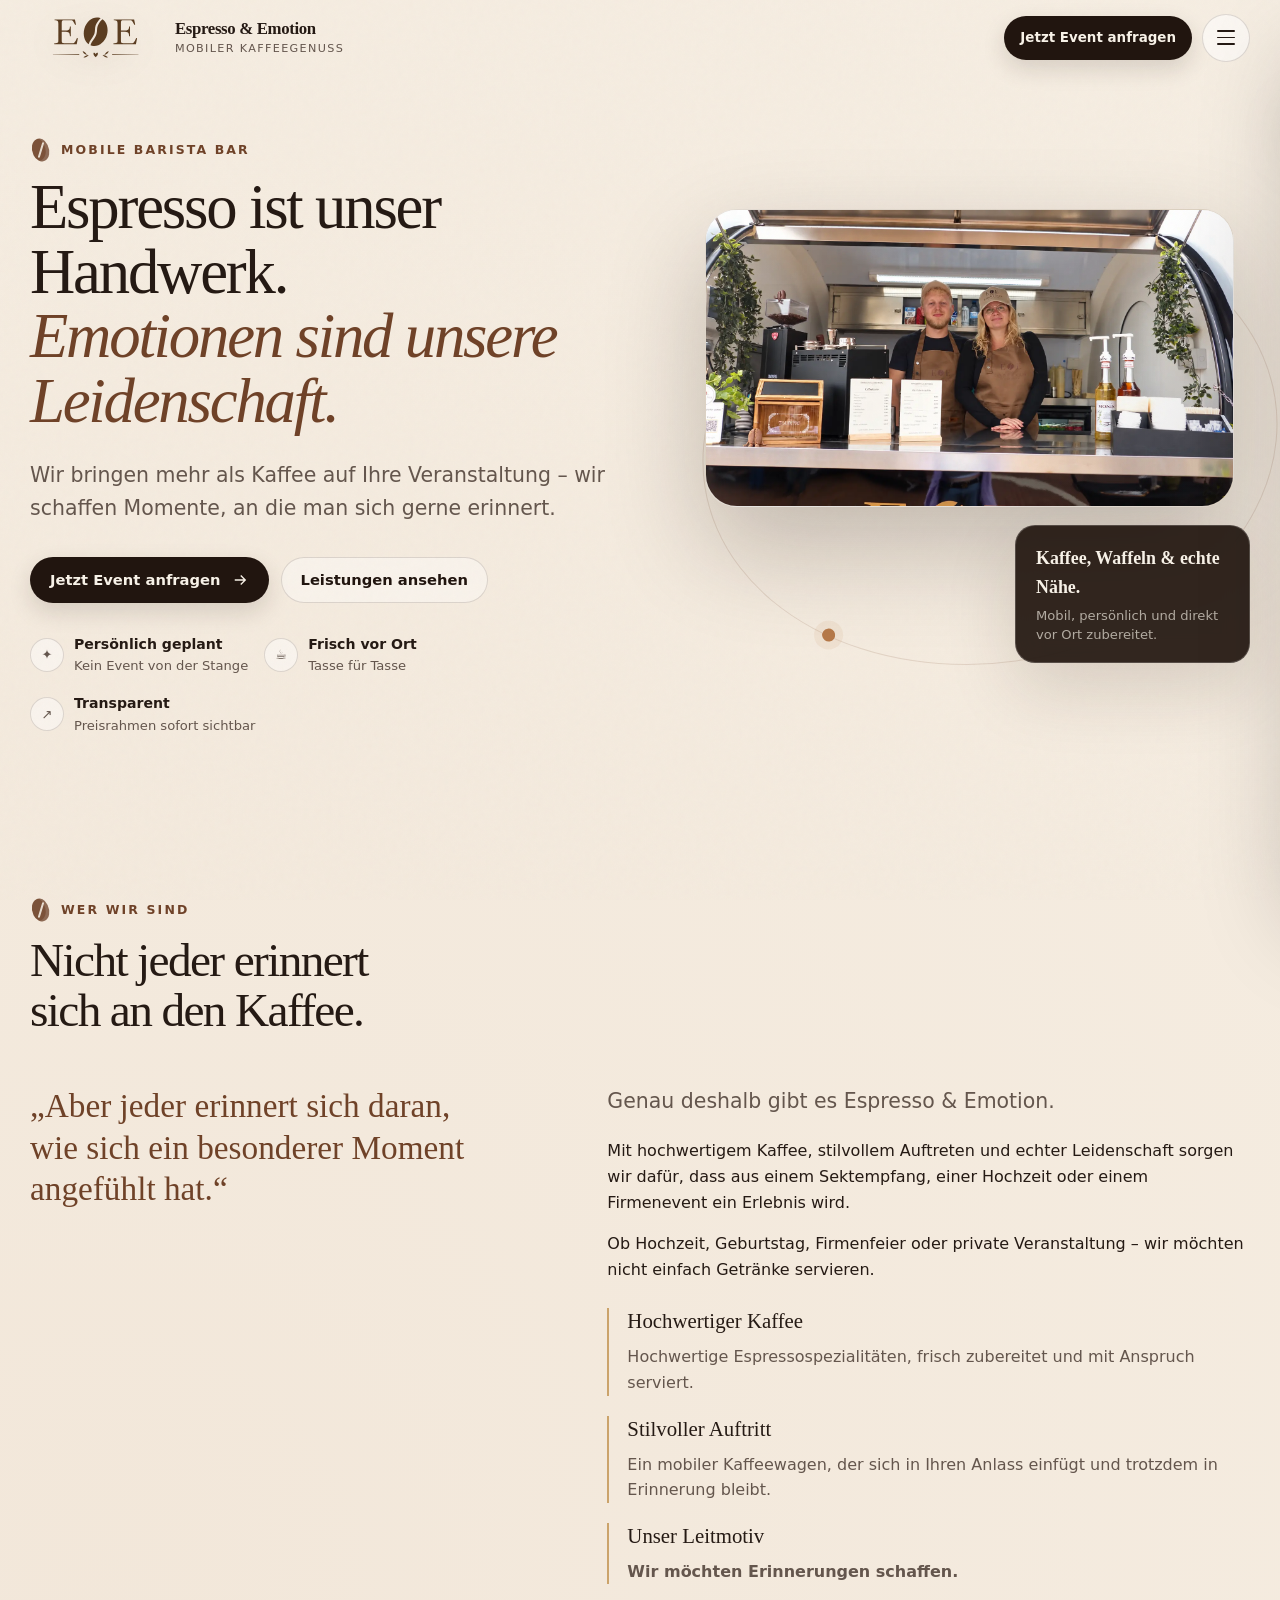
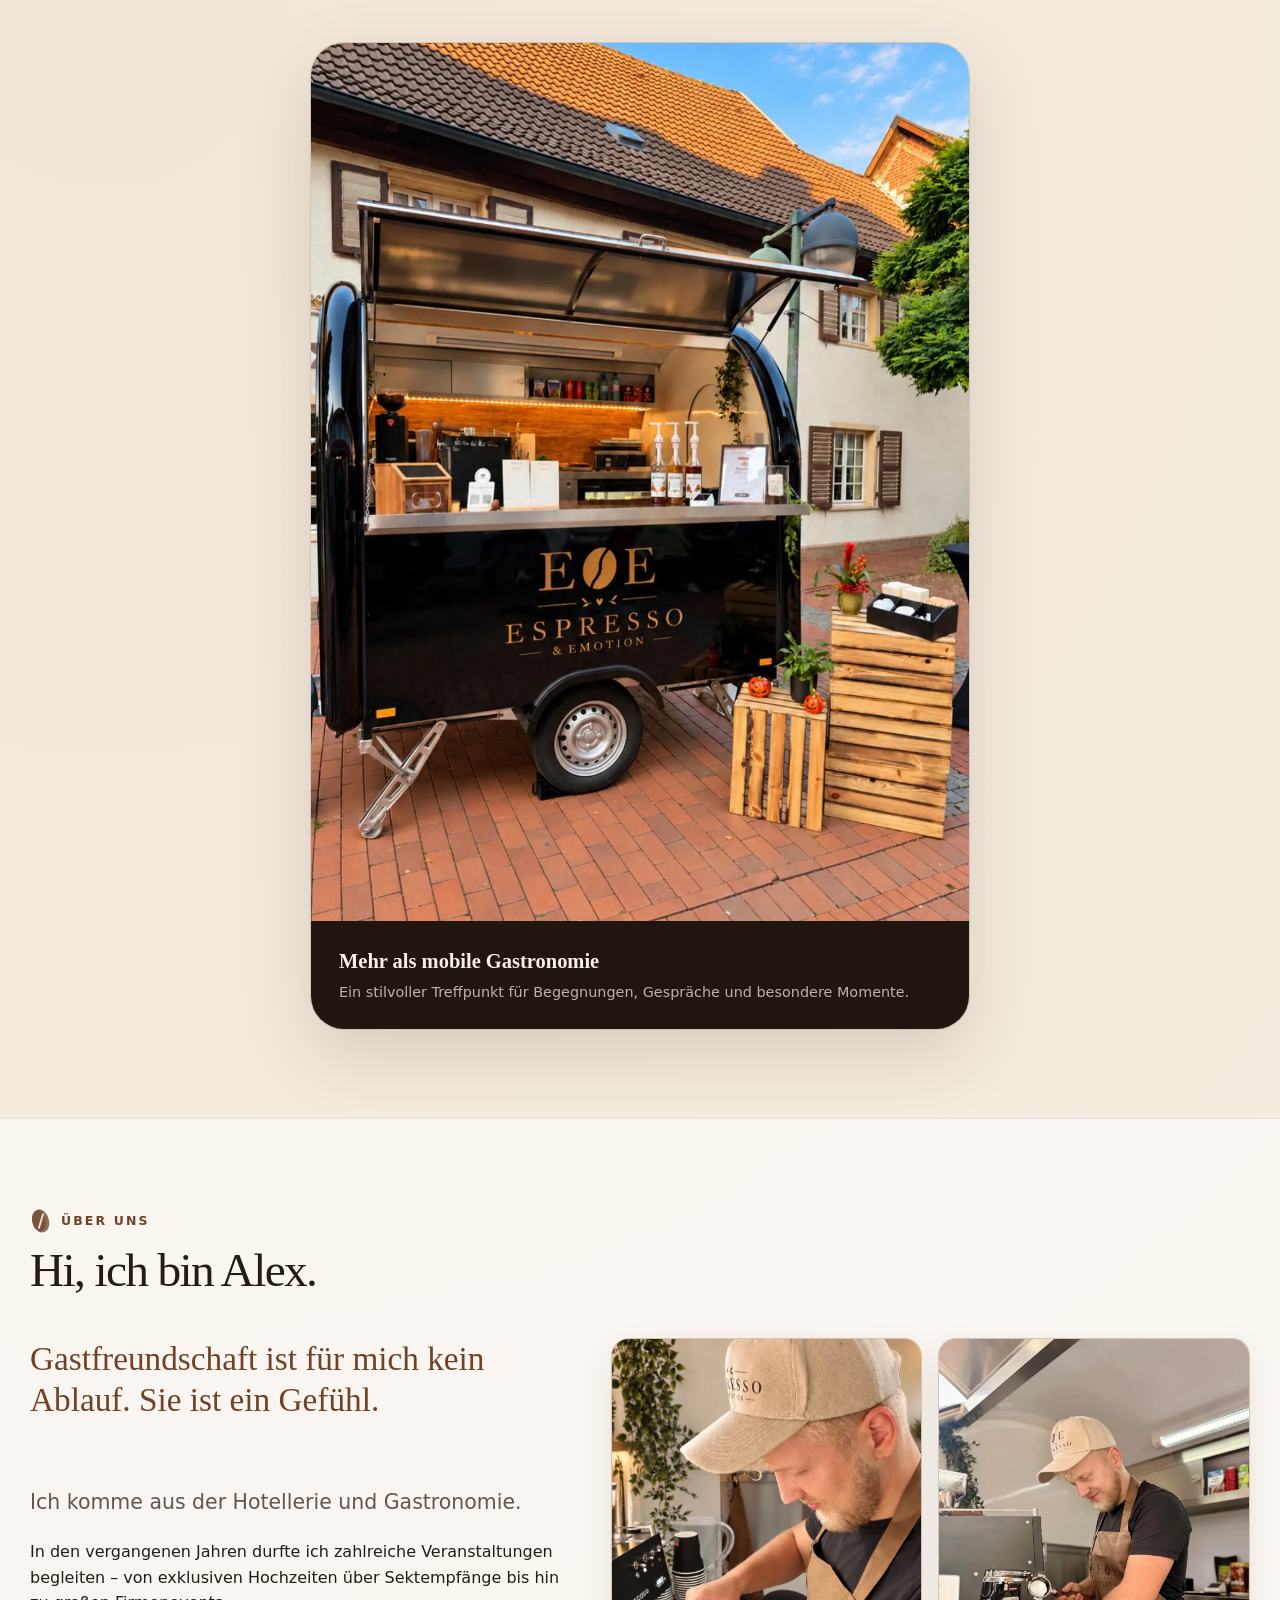
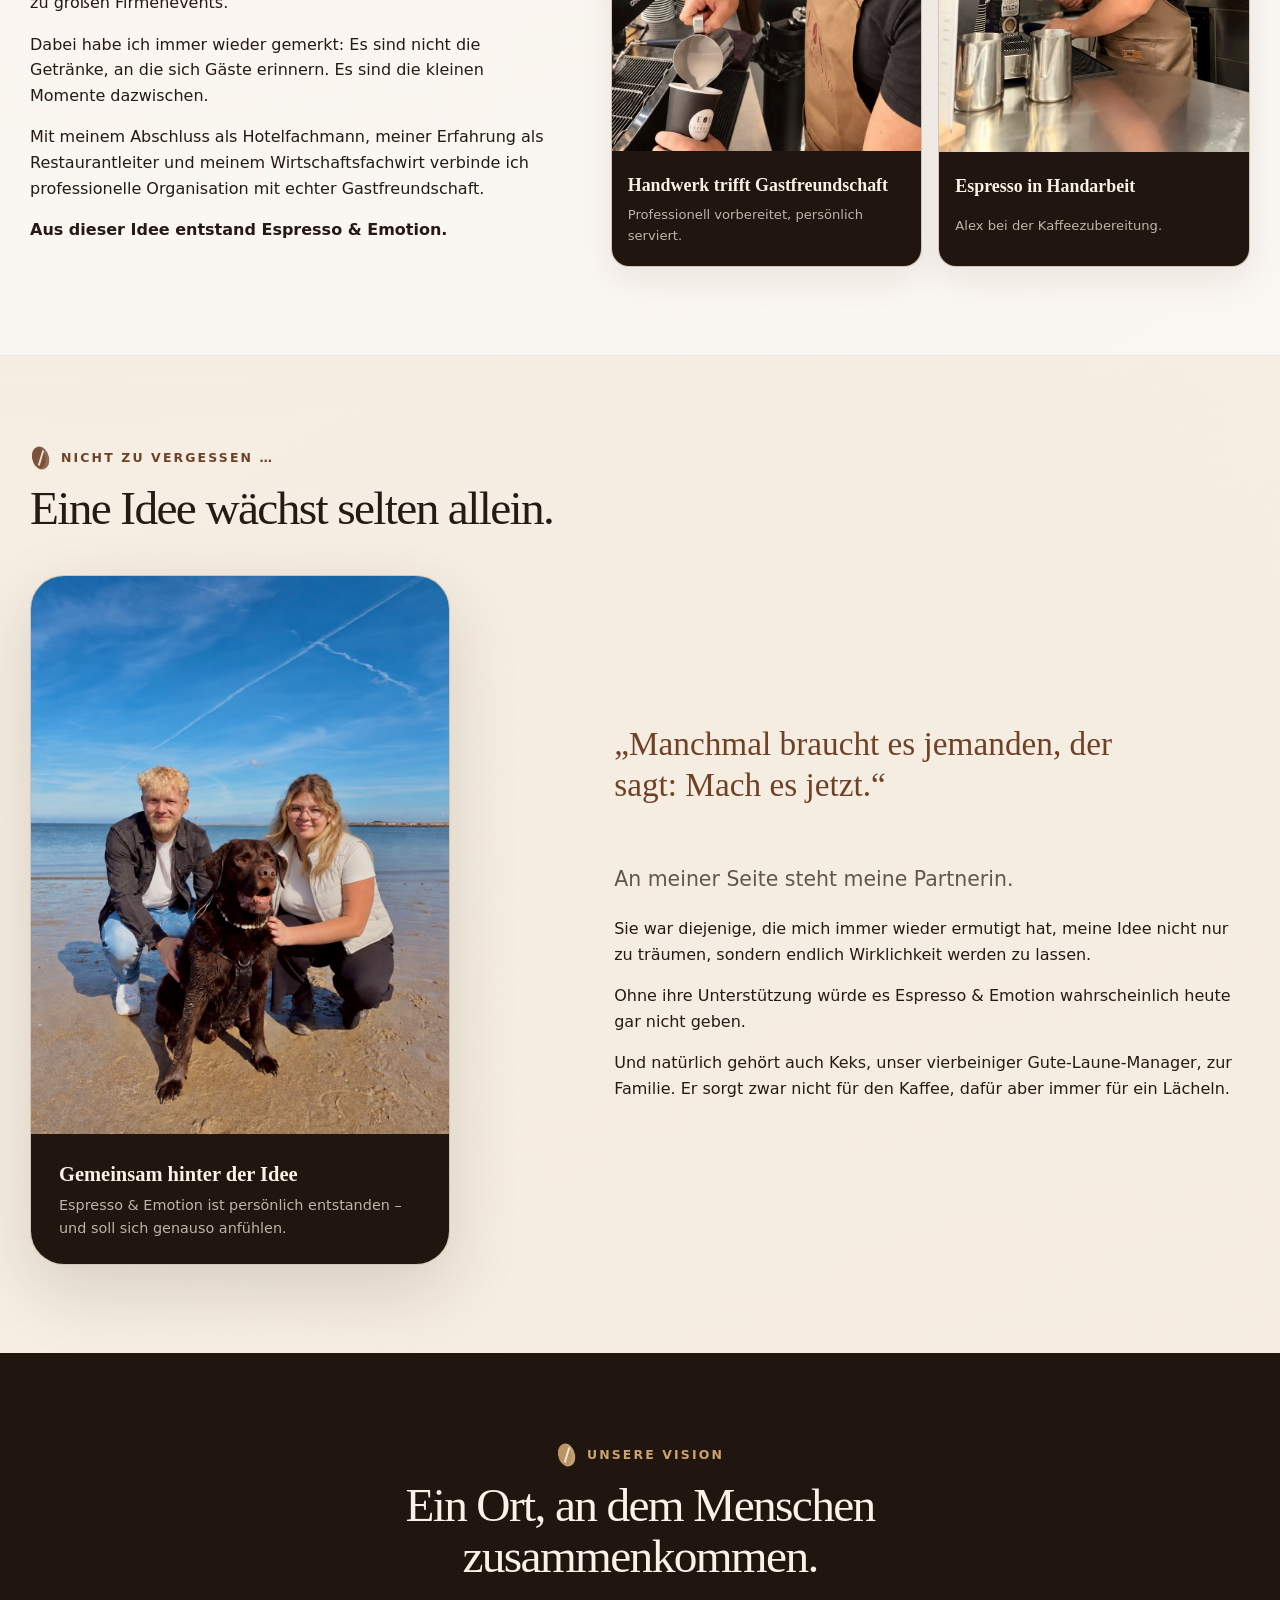
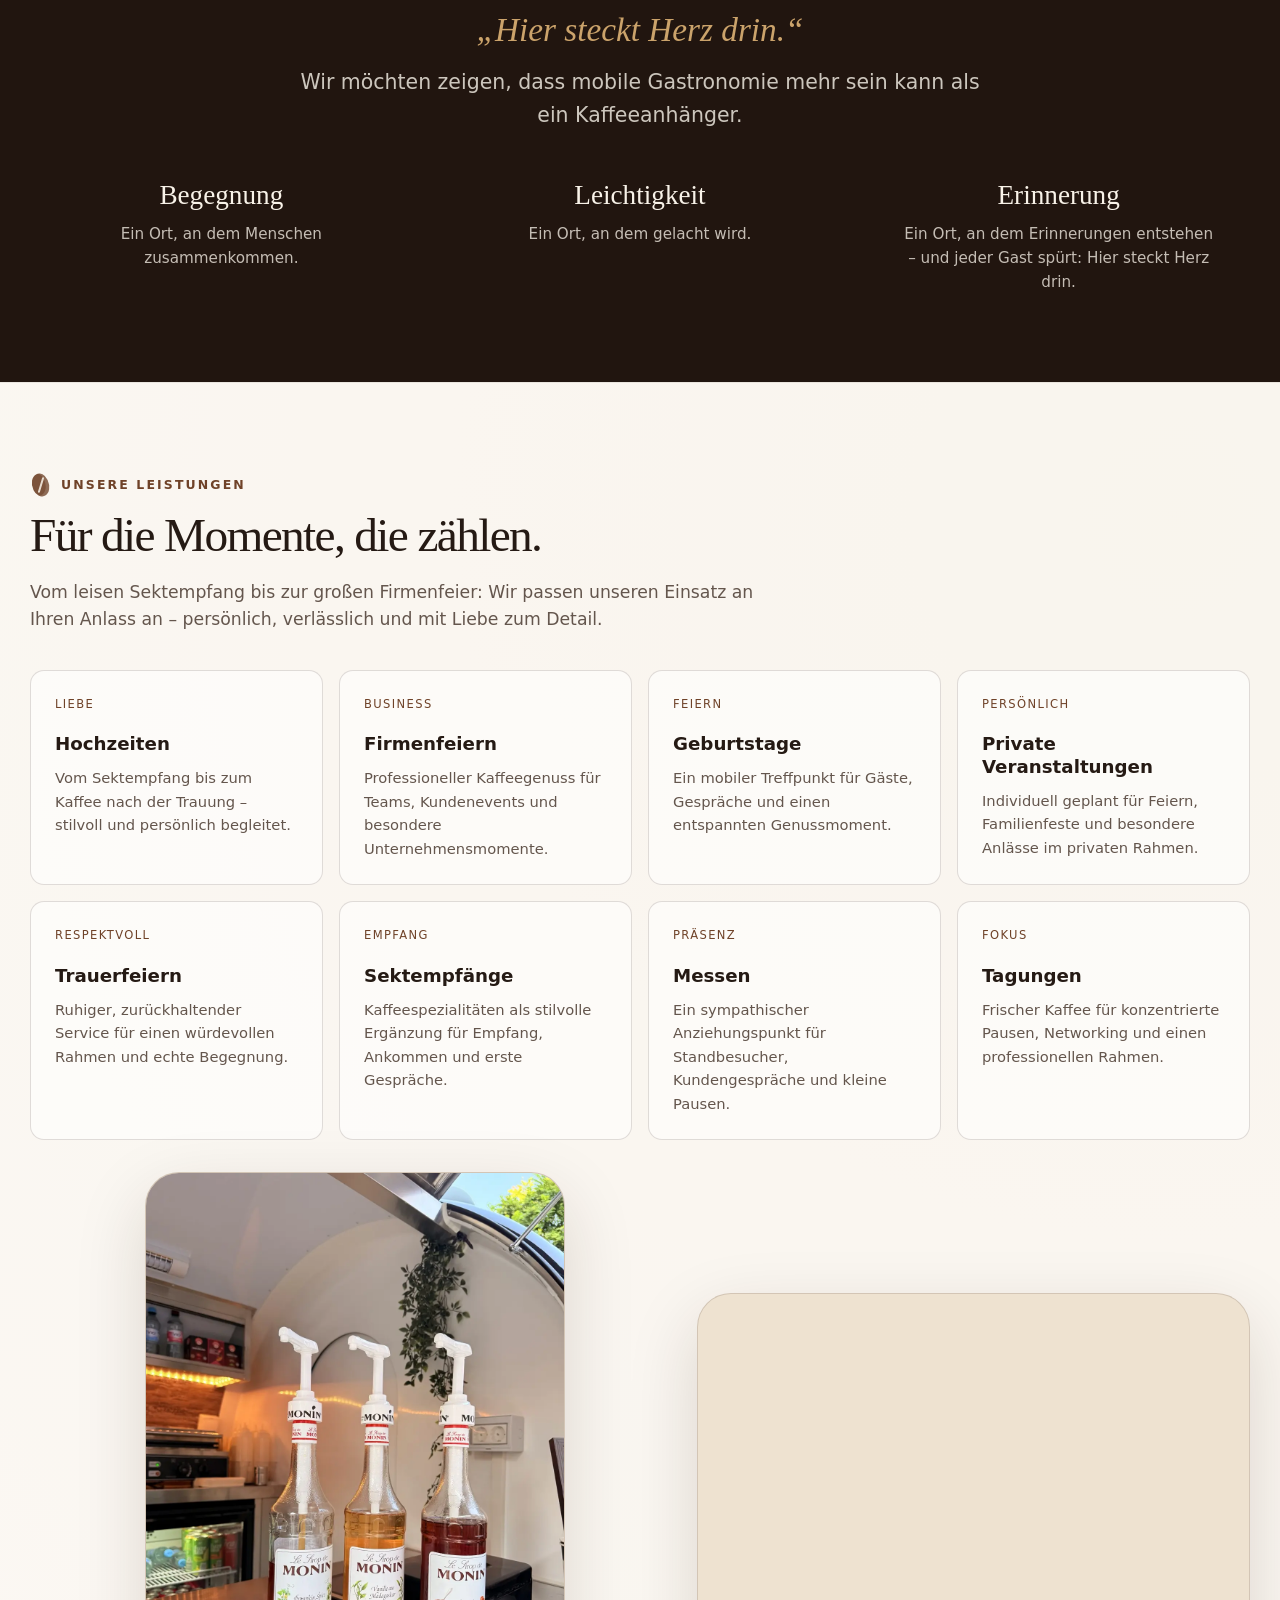
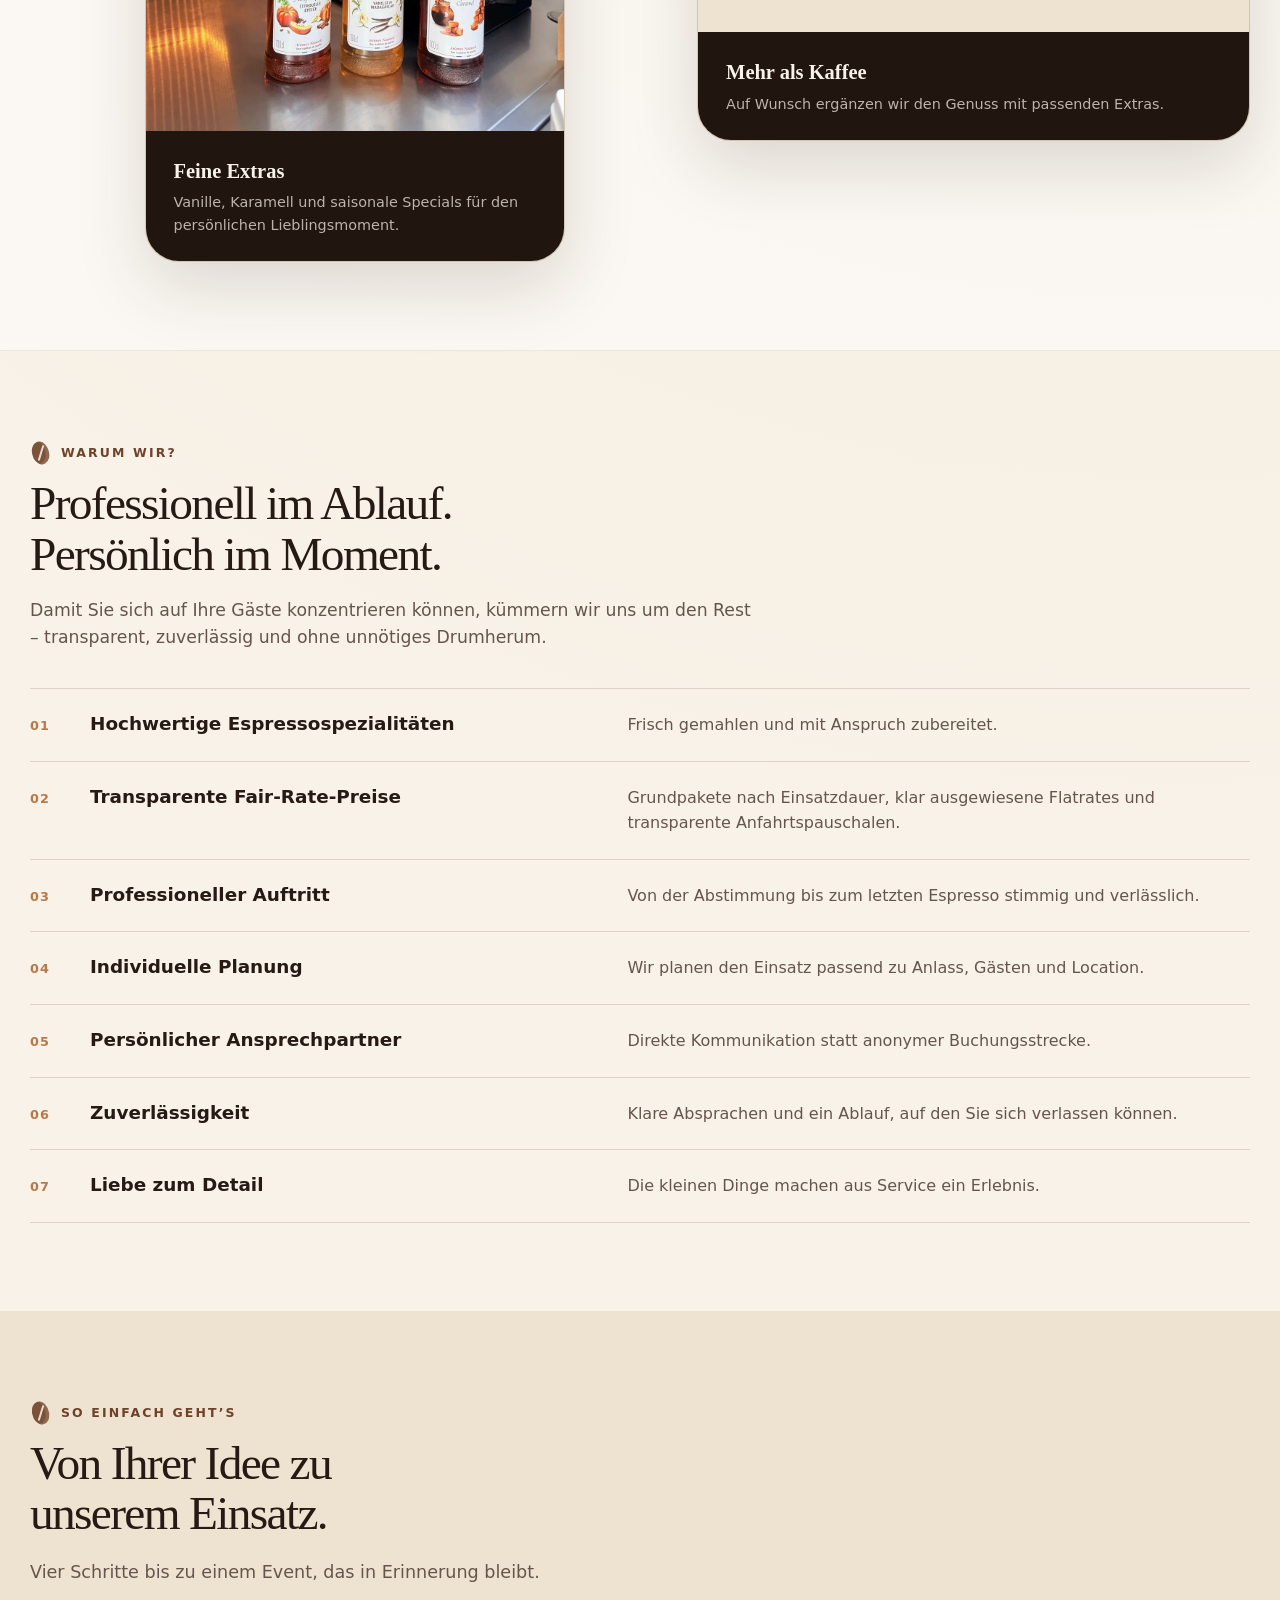
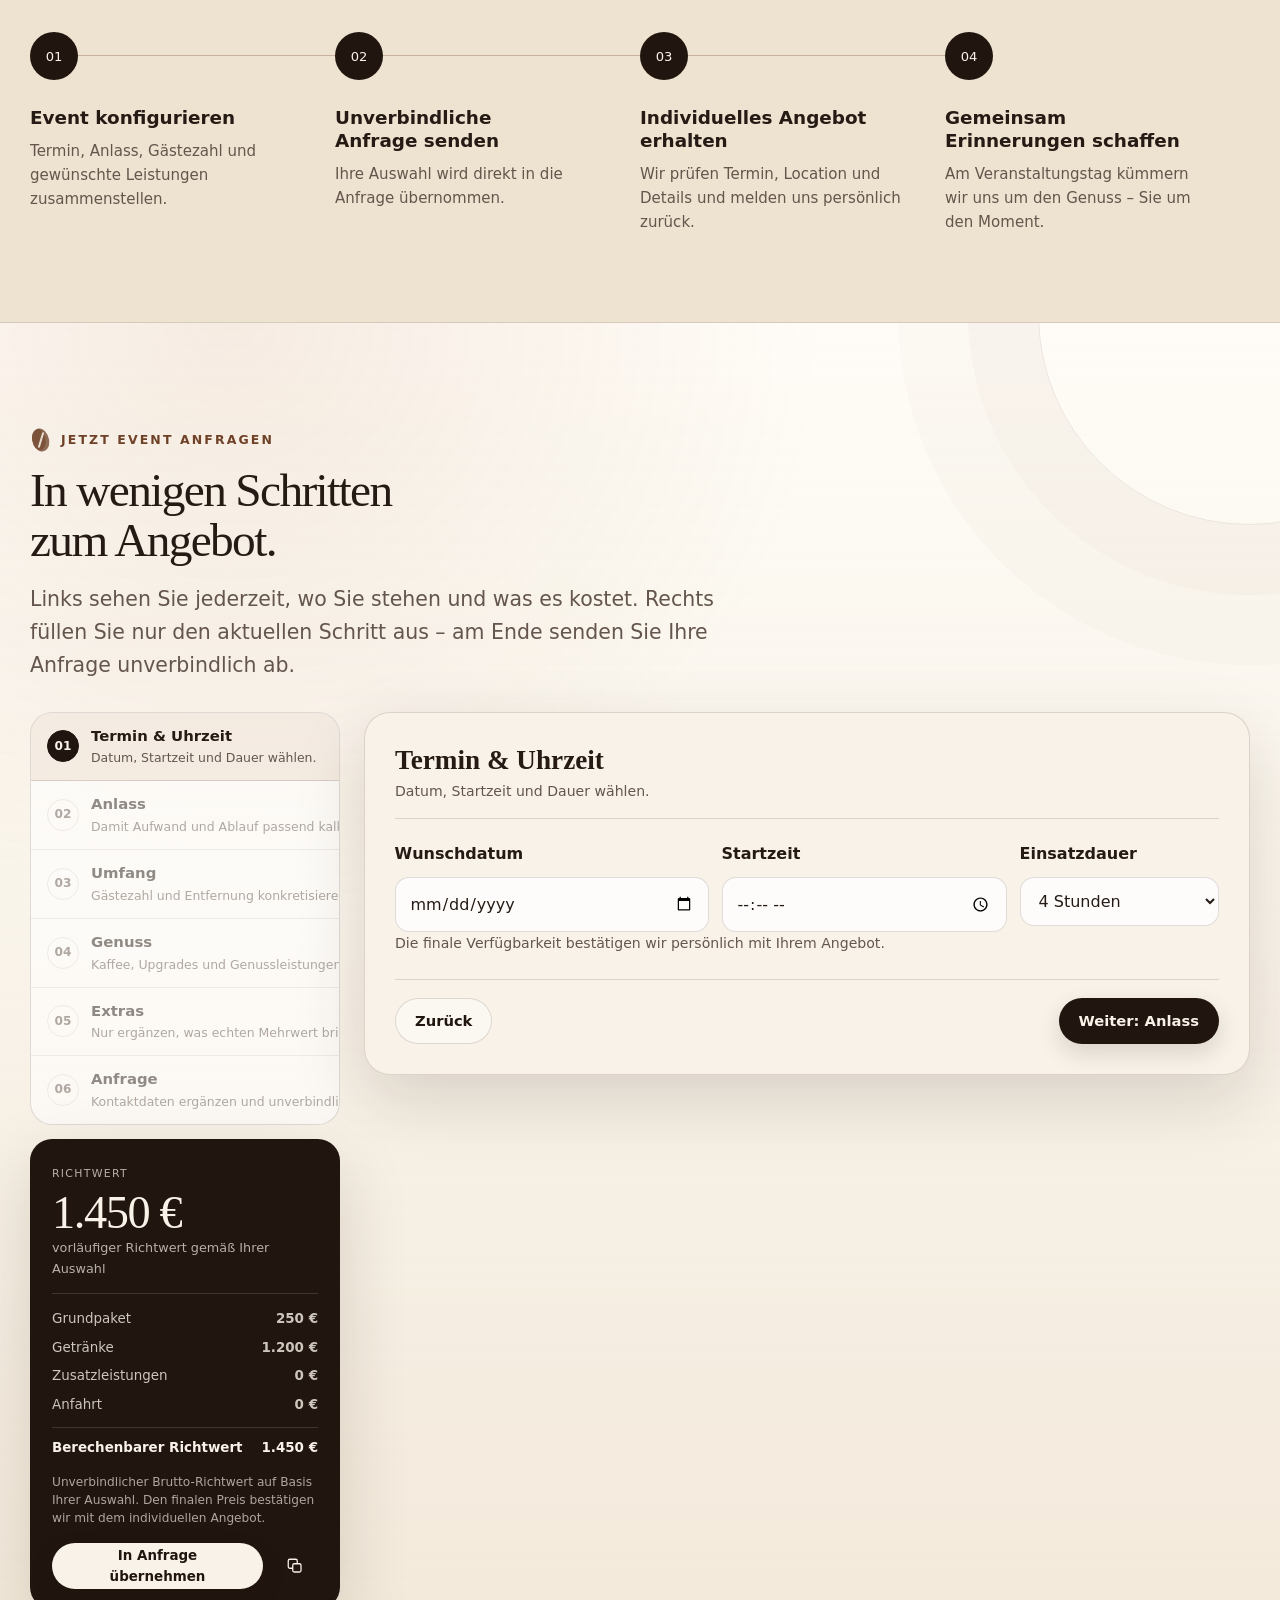
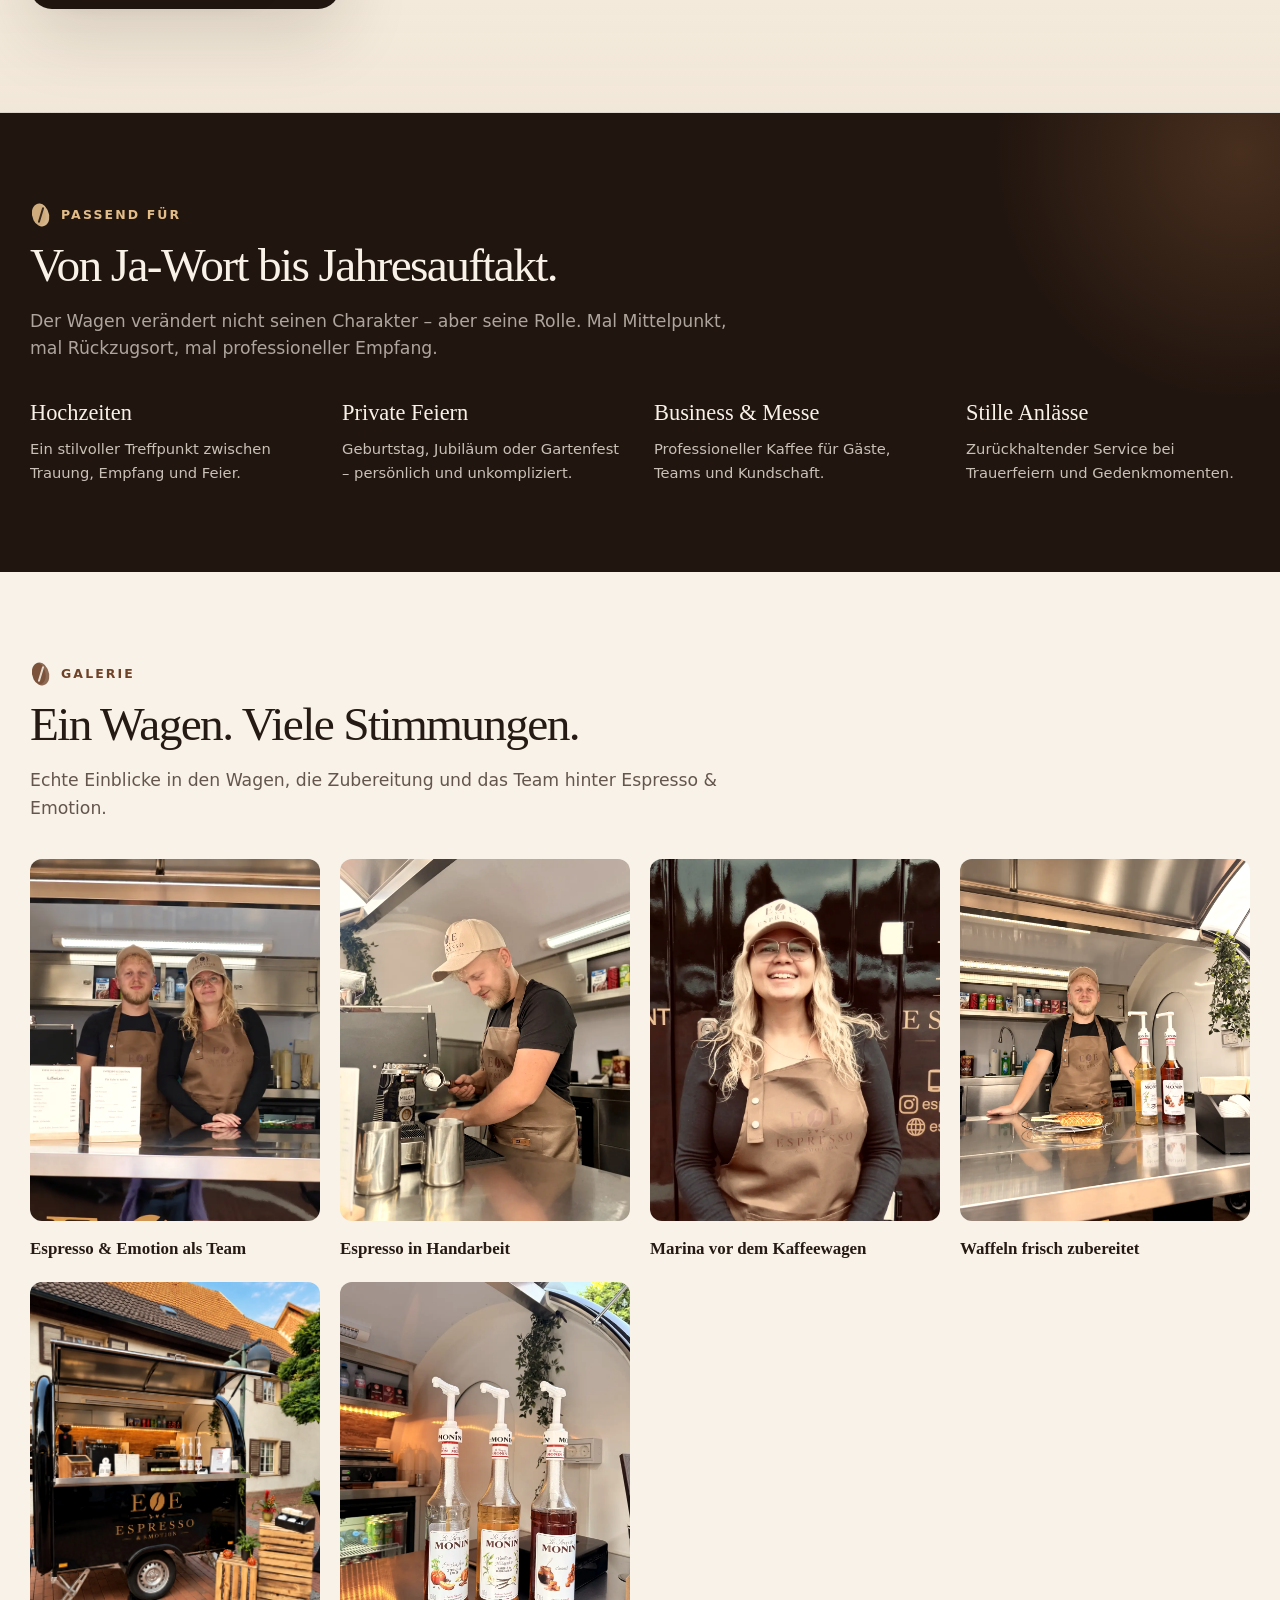
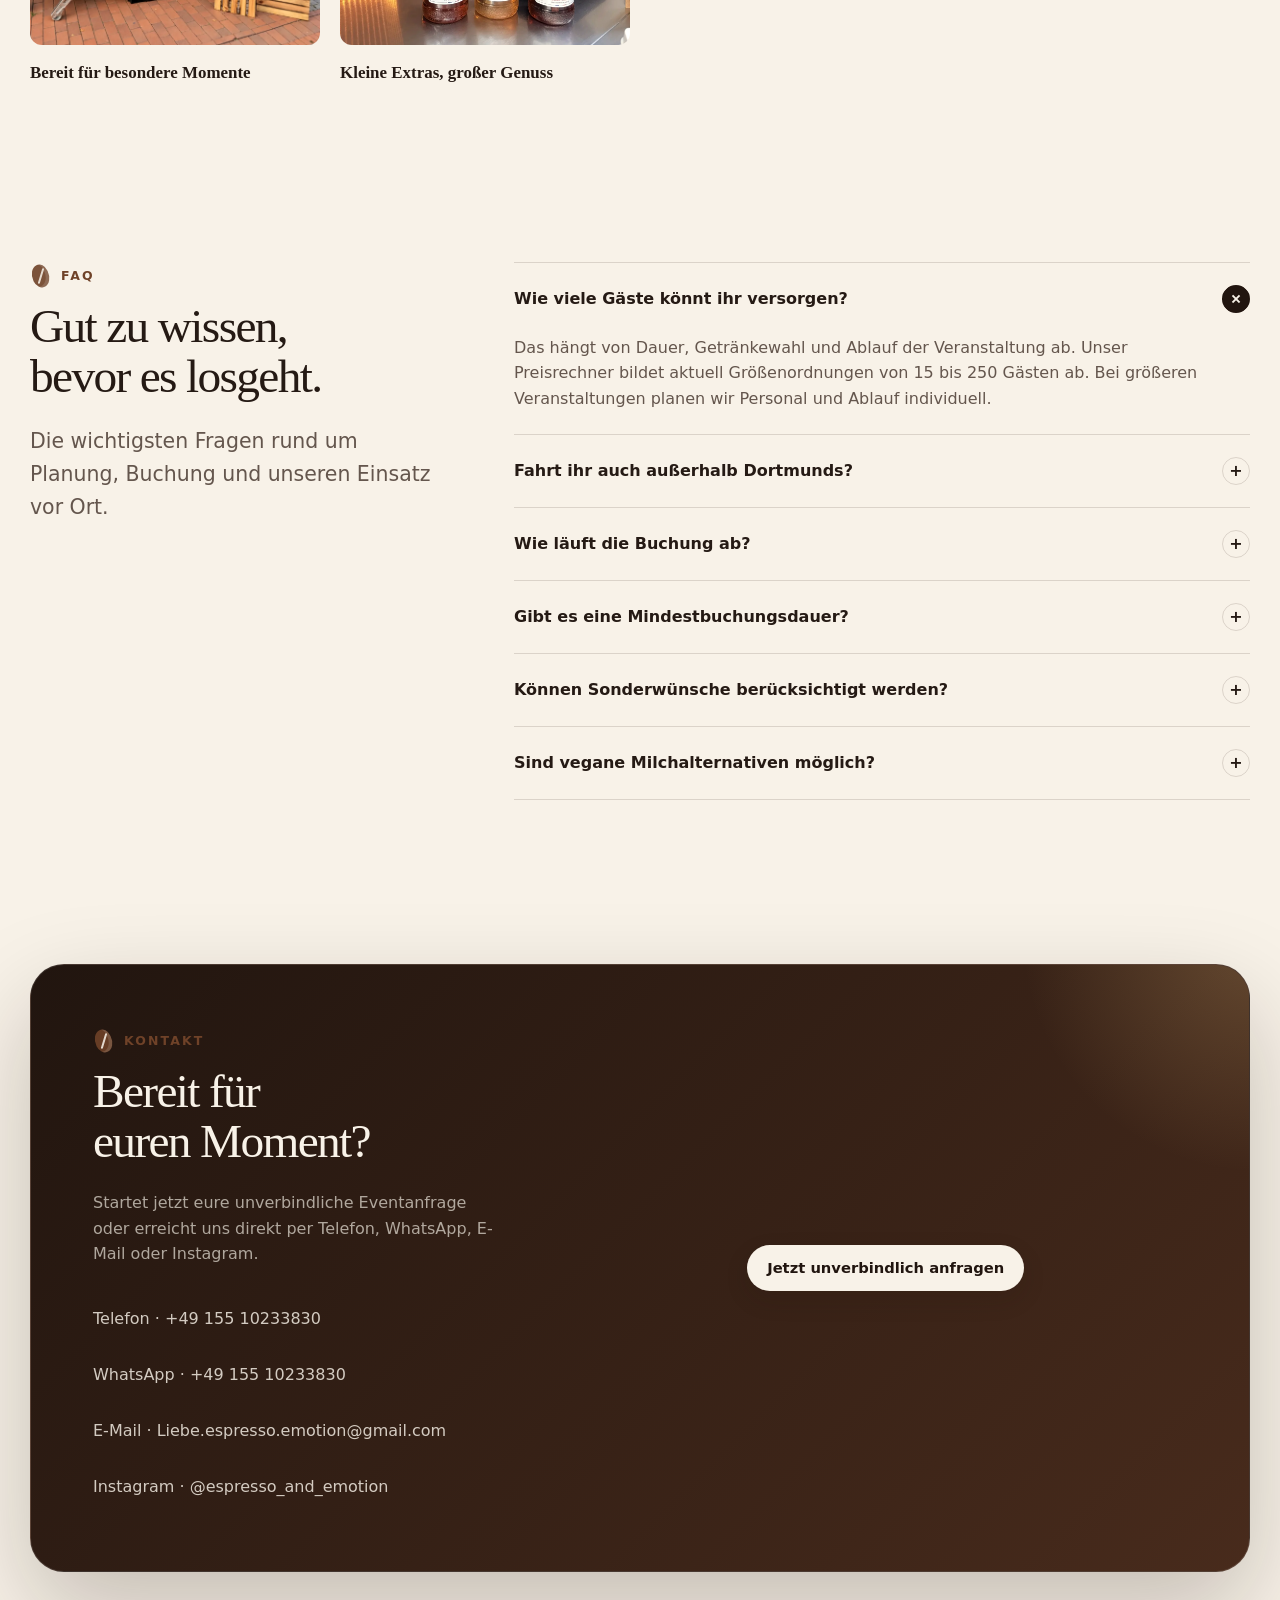
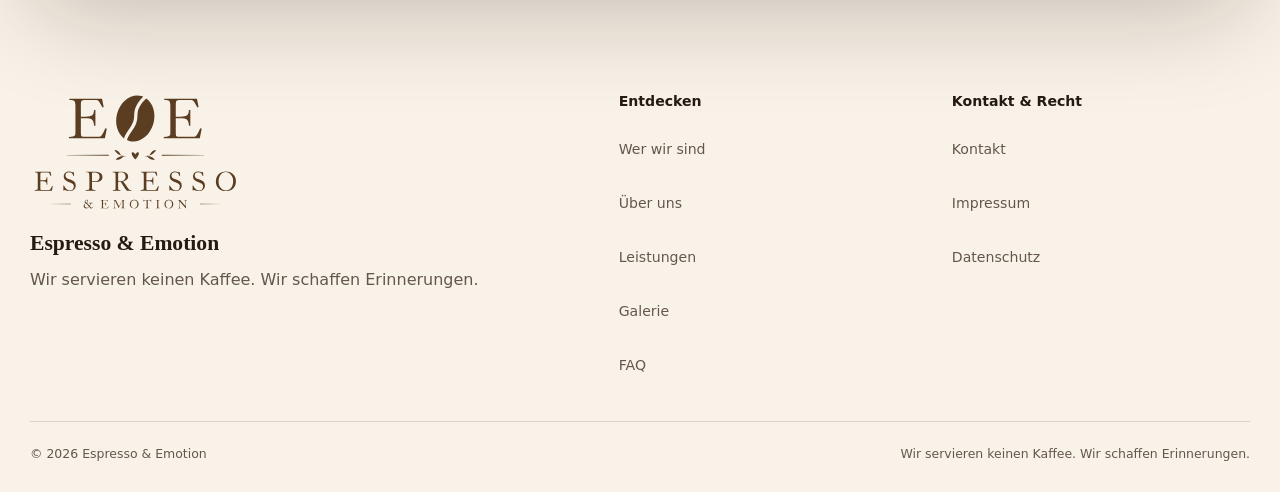
<file: index.html>
<!doctype html>

<html lang="de">
<head>
<meta charset="utf-8"/>
<meta content="width=device-width, initial-scale=1, viewport-fit=cover" name="viewport"/>
<title>Espresso &amp; Emotion – Mobiler Kaffeewagen für besondere Momente</title>
<meta content="Espresso & Emotion bringt hochwertigen Kaffee, persönliche Gastfreundschaft und besondere Momente auf Hochzeiten, Firmenfeiern und private Veranstaltungen." name="description"/>
<meta content="Espresso &amp; Emotion" property="og:title"/>
<meta content="Barista-Qualität, frische Waffeln und echte Gastfreundschaft – direkt auf Ihrer Veranstaltung." property="og:description"/>
<meta content="website" property="og:type"/>
<meta content="de_DE" property="og:locale"/>
<meta content="https://espresso-emotion.de/" property="og:url"/>
<meta content="https://espresso-emotion.de/assets/img/kaffeewagen-kreativmarkt.webp" property="og:image"/>
<meta content="Der Kaffeewagen von Espresso &amp; Emotion im Einsatz" property="og:image:alt"/>
<meta content="summary_large_image" name="twitter:card"/>
<link href="https://espresso-emotion.de/" rel="canonical"/>
<link href="assets/img/logo-mark.svg" rel="icon" type="image/svg+xml"/>
<link rel="stylesheet" href="assets/css/styles.css?v=20260920-reasons">
<link rel="stylesheet" href="assets/css/editorial.css?v=20261006-2">
<noscript><style>[data-reveal]{opacity:1!important;transform:none!important}</style></noscript>
<script type="application/ld+json">
{"@context":"https://schema.org","@type":"LocalBusiness","name":"Espresso & Emotion",
"description":"Mobiler Kaffeewagen für Hochzeiten, Firmenfeiern und private Veranstaltungen in Dortmund und Umgebung.",
"image":"https://espresso-emotion.de/assets/img/kaffeewagen-kreativmarkt.webp",
"url":"https://espresso-emotion.de/","telephone":"+4915510233830",
"email":"Liebe.espresso.emotion@gmail.com","priceRange":"€€",
"address":{"@type":"PostalAddress","streetAddress":"Nertusstraße 20","postalCode":"44359",
"addressLocality":"Dortmund","addressCountry":"DE"},
"areaServed":{"@type":"Place","name":"Dortmund und Umgebung"},
"founder":{"@type":"Person","name":"Alexander Beck"},
"sameAs":["https://instagram.com/espresso_and_emotion"]}
</script>
</head>
<body>
<!-- Site chrome: fixed header, navigation drawer and mobile menu overlay. -->
<header class="site-header" id="siteHeader">
<div class="container header-inner">
<a aria-label="Espresso &amp; Emotion Startseite" class="brand" href="#start">
<img alt="Espresso &amp; Emotion Logo" class="brand-logo" src="assets/img/logo-mark.svg" width="140" height="74"/>
<span class="brand-copy"><strong>Espresso &amp; Emotion</strong> <span>Mobiler Kaffeegenuss</span></span>
</a>
<div class="header-actions">
<a class="btn btn-small desktop-cta" href="#planen">Jetzt Event anfragen</a>
<button aria-expanded="false" aria-label="Menü öffnen" class="menu-btn" id="menuOpen" type="button">
<span aria-hidden="true" class="menu-lines"><i></i><i></i><i></i></span>
</button>
</div>
</div>
</header>
<div class="menu-overlay" id="menuOverlay"></div>
<aside aria-hidden="true" class="menu-drawer" id="menuDrawer">
<div class="drawer-head"><strong>Espresso &amp; Emotion</strong><button aria-label="Menü schließen" class="drawer-close" id="menuClose" type="button">×</button></div>
<nav aria-label="Hauptnavigation" class="drawer-nav">
<a href="#start">Startseite</a>
<a href="#wer-wir-sind">Wer wir sind</a>
<a href="#ueber-uns">Über uns</a>
<a href="#leistungen">Unsere Leistungen</a>
<a href="#galerie">Galerie</a>
<a href="#faq">FAQ</a>
<a href="#planen">Event anfragen</a>
</nav>
<div class="drawer-footer">
<a href="tel:+4915510233830">+49 155 10233830</a>
<a href="mailto:Liebe.espresso.emotion@gmail.com">Liebe.espresso.emotion@gmail.com</a>
<span>Dortmund &amp; Umgebung</span>
</div>
</aside>
<main>
<!-- Editorial content: hero, story, services, trust content and gallery. -->
<section class="hero" id="start">
<div class="container hero-grid">
<div class="hero-copy" data-reveal="">
<p class="eyebrow">Mobile Barista Bar</p>
<h1>Espresso ist unser Handwerk.<br/><em>Emotionen sind unsere Leidenschaft.</em></h1>
<p class="lead balance">Wir bringen mehr als Kaffee auf Ihre Veranstaltung – wir schaffen Momente, an die man sich gerne erinnert.</p>
<div class="hero-actions">
<a class="btn" href="#planen">Jetzt Event anfragen
              <svg aria-hidden="true" fill="none" stroke="currentColor" stroke-width="1.8" viewbox="0 0 24 24"><path d="M5 12h14M13 6l6 6-6 6"></path></svg>
</a>
<a class="btn btn-outline" href="#leistungen">Leistungen ansehen</a>
</div>
<div class="trust-row">
<div class="trust-item"><span class="trust-icon">✦</span><span><strong>Persönlich geplant</strong>Kein Event von der Stange</span></div>
<div class="trust-item"><span class="trust-icon">☕</span><span><strong>Frisch vor Ort</strong>Tasse für Tasse</span></div>
<div class="trust-item"><span class="trust-icon">↗</span><span><strong>Transparent</strong>Preisrahmen sofort sichtbar</span></div>
</div>
</div>
<div class="hero-stage hero-stage-team" data-reveal="" id="heroStage">
<div class="hero-orbit"></div>
<div class="hero-card" id="heroCard">
<img fetchpriority="high" alt="Alex und Marina gemeinsam im Kaffeewagen von Espresso &amp; Emotion" decoding="async" height="941" src="assets/img/0A624B66-1113-42E6-BF02-706A253B60AF.webp" width="1672"/>
</div>

<div class="hero-chip"><strong>Kaffee, Waffeln &amp; echte Nähe.</strong><p>Mobil, persönlich und direkt vor Ort zubereitet.</p></div>
</div>
</div>
</section>
<div aria-hidden="true" class="marquee">
<div class="marquee-track">
<span>Hochzeiten</span><span>Geburtstage</span><span>Firmenfeiern</span><span>Messen</span><span>Trauerfeiern</span><span>Private Events</span>
<span>Hochzeiten</span><span>Geburtstage</span><span>Firmenfeiern</span><span>Messen</span><span>Trauerfeiern</span><span>Private Events</span>
</div>
</div>
<section class="section" id="wer-wir-sind">
<div class="container intro-grid">
<header class="section-intro-head" data-reveal="">
<p class="eyebrow">Wer wir sind</p>
<h2>Nicht jeder erinnert sich an den Kaffee.</h2>
</header>
<div data-reveal="">
<p class="quote">„Aber jeder erinnert sich daran, wie sich ein besonderer Moment angefühlt hat.“</p>
</div>
<div data-reveal="">
<p class="lead">Genau deshalb gibt es Espresso &amp; Emotion.</p>
<p>Mit hochwertigem Kaffee, stilvollem Auftreten und echter Leidenschaft sorgen wir dafür, dass aus einem Sektempfang, einer Hochzeit oder einem Firmenevent ein Erlebnis wird.</p>
<p>Ob Hochzeit, Geburtstag, Firmenfeier oder private Veranstaltung – wir möchten nicht einfach Getränke servieren.</p>
<div class="feature-stack">
<div class="feature-line"><span class="feature-num">01</span><div><h3>Hochwertiger Kaffee</h3><p>Hochwertige Espressospezialitäten, frisch zubereitet und mit Anspruch serviert.</p></div></div>
<div class="feature-line"><span class="feature-num">02</span><div><h3>Stilvoller Auftritt</h3><p>Ein mobiler Kaffeewagen, der sich in Ihren Anlass einfügt und trotzdem in Erinnerung bleibt.</p></div></div>
<div class="feature-line"><span class="feature-num">03</span><div><h3>Unser Leitmotiv</h3><p><strong>Wir möchten Erinnerungen schaffen.</strong></p></div></div>
</div>
</div>
<figure class="story-photo story-photo-wide story-photo-show-full" data-reveal=""><img alt="Der vollständig aufgebaute mobile Kaffeewagen von Espresso &amp; Emotion bei einem Markt" decoding="async" loading="lazy" src="assets/img/kaffeewagen-kreativmarkt.webp" width="1206" height="1608"/><figcaption><strong>Mehr als mobile Gastronomie</strong><span>Ein stilvoller Treffpunkt für Begegnungen, Gespräche und besondere Momente.</span></figcaption></figure>
</div>
</section>
<section class="section section-paper" id="ueber-uns">
<div class="container intro-grid">
<header class="section-intro-head" data-reveal=""><p class="eyebrow">Über uns</p><h2>Hi, ich bin Alex.</h2></header>
<div data-reveal=""><p class="quote">Gastfreundschaft ist für mich kein Ablauf. Sie ist ein Gefühl.</p></div>
<div data-reveal="">
<p class="lead">Ich komme aus der Hotellerie und Gastronomie.</p>
<p>In den vergangenen Jahren durfte ich zahlreiche Veranstaltungen begleiten – von exklusiven Hochzeiten über Sektempfänge bis hin zu großen Firmenevents.</p>
<p>Dabei habe ich immer wieder gemerkt: Es sind nicht die Getränke, an die sich Gäste erinnern. Es sind die kleinen Momente dazwischen.</p>
<p>Mit meinem Abschluss als Hotelfachmann, meiner Erfahrung als Restaurantleiter und meinem Wirtschaftsfachwirt verbinde ich professionelle Organisation mit echter Gastfreundschaft.</p>
<p><strong>Aus dieser Idee entstand Espresso &amp; Emotion.</strong></p>
</div>
<div class="story-photo-pair">
<figure class="story-photo story-photo-portrait" data-reveal=""><img alt="Alex schenkt frisch aufgeschäumte Milch ein" decoding="async" loading="lazy" src="assets/img/IMG_8262.webp" width="844" height="1125"/><figcaption><strong>Handwerk trifft Gastfreundschaft</strong><span>Professionell vorbereitet, persönlich serviert.</span></figcaption></figure>
<figure class="story-photo story-photo-portrait" data-reveal=""><img alt="Alex bei der Kaffeezubereitung im mobilen Kaffeewagen" decoding="async" loading="lazy" src="assets/img/IMG_8266.webp" width="1152" height="1536"/><figcaption><strong>Espresso in Handarbeit</strong><span>Alex bei der Kaffeezubereitung.</span></figcaption></figure>
</div>
</div>
</section>
<section class="section" id="familie">
<div class="container intro-grid">
<header class="section-intro-head" data-reveal=""><p class="eyebrow">Nicht zu vergessen …</p><h2>Eine Idee wächst selten allein.</h2></header>
<div data-reveal=""><p class="quote">„Manchmal braucht es jemanden, der sagt: Mach es jetzt.“</p></div>
<div data-reveal="">
<p class="lead">An meiner Seite steht meine Partnerin.</p>
<p>Sie war diejenige, die mich immer wieder ermutigt hat, meine Idee nicht nur zu träumen, sondern endlich Wirklichkeit werden zu lassen.</p>
<p>Ohne ihre Unterstützung würde es Espresso &amp; Emotion wahrscheinlich heute gar nicht geben.</p>
<p>Und natürlich gehört auch Keks, unser vierbeiniger Gute-Laune-Manager, zur Familie. Er sorgt zwar nicht für den Kaffee, dafür aber immer für ein Lächeln.</p>
</div>
<figure class="story-photo story-photo-wide story-photo-portrait" data-reveal=""><img alt="Alex und Marina mit ihrem Hund am Strand" decoding="async" loading="lazy" src="assets/img/gemeinsam-am-strand.jpg" width="1086" height="1448"/><figcaption><strong>Gemeinsam hinter der Idee</strong><span>Espresso &amp; Emotion ist persönlich entstanden – und soll sich genauso anfühlen.</span></figcaption></figure>
</div>
</section>
<section class="section section-paper" id="vision">
<div class="container intro-grid">
<header class="section-intro-head" data-reveal=""><p class="eyebrow">Unsere Vision</p><h2>Ein Ort, an dem Menschen zusammenkommen.</h2></header>
<div data-reveal=""><p class="quote">„Hier steckt Herz drin.“</p></div>
<div data-reveal=""><p class="lead">Wir möchten zeigen, dass mobile Gastronomie mehr sein kann als ein Kaffeeanhänger.</p>
<div class="feature-stack">
<div class="feature-line"><span class="feature-num">01</span><div><h3>Begegnung</h3><p>Ein Ort, an dem Menschen zusammenkommen.</p></div></div>
<div class="feature-line"><span class="feature-num">02</span><div><h3>Leichtigkeit</h3><p>Ein Ort, an dem gelacht wird.</p></div></div>
<div class="feature-line"><span class="feature-num">03</span><div><h3>Erinnerung</h3><p>Ein Ort, an dem Erinnerungen entstehen – und jeder Gast spürt: Hier steckt Herz drin.</p></div></div>
</div></div>
</div>
</section>
<section class="section section-paper" id="leistungen">
<div class="container">
<div class="section-head" data-reveal=""><div><p class="eyebrow">Unsere Leistungen</p><h2>Für die Momente, die zählen.</h2></div><p class="lead">Vom leisen Sektempfang bis zur großen Firmenfeier: Wir passen unseren Einsatz an Ihren Anlass an – persönlich, verlässlich und mit Liebe zum Detail.</p></div>
<div class="card-grid">
<article class="service-card" data-reveal=""><span class="card-kicker">Liebe</span><h3>Hochzeiten</h3><p>Vom Sektempfang bis zum Kaffee nach der Trauung – stilvoll und persönlich begleitet.</p></article>
<article class="service-card" data-reveal=""><span class="card-kicker">Business</span><h3>Firmenfeiern</h3><p>Professioneller Kaffeegenuss für Teams, Kundenevents und besondere Unternehmensmomente.</p></article>
<article class="service-card" data-reveal=""><span class="card-kicker">Feiern</span><h3>Geburtstage</h3><p>Ein mobiler Treffpunkt für Gäste, Gespräche und einen entspannten Genussmoment.</p></article>
<article class="service-card" data-reveal=""><span class="card-kicker">Persönlich</span><h3>Private Veranstaltungen</h3><p>Individuell geplant für Feiern, Familienfeste und besondere Anlässe im privaten Rahmen.</p></article>
<article class="service-card" data-reveal=""><span class="card-kicker">Respektvoll</span><h3>Trauerfeiern</h3><p>Ruhiger, zurückhaltender Service für einen würdevollen Rahmen und echte Begegnung.</p></article>
<article class="service-card" data-reveal=""><span class="card-kicker">Empfang</span><h3>Sektempfänge</h3><p>Kaffeespezialitäten als stilvolle Ergänzung für Empfang, Ankommen und erste Gespräche.</p></article>
<article class="service-card" data-reveal=""><span class="card-kicker">Präsenz</span><h3>Messen</h3><p>Ein sympathischer Anziehungspunkt für Standbesucher, Kundengespräche und kleine Pausen.</p></article>
<article class="service-card" data-reveal=""><span class="card-kicker">Fokus</span><h3>Tagungen</h3><p>Frischer Kaffee für konzentrierte Pausen, Networking und einen professionellen Rahmen.</p></article>
</div>
<div class="service-photo-grid"><figure class="service-photo service-photo-coffee" data-reveal=""><img alt="Pumpkin Spice, Vanille und Karamell Sirup im Kaffeewagen" decoding="async" loading="lazy" src="assets/img/sirup-auswahl.webp" width="1152" height="1536"/><figcaption><strong>Feine Extras</strong><span>Vanille, Karamell und saisonale Specials für den persönlichen Lieblingsmoment.</span></figcaption></figure><figure class="service-photo service-photo-waffle" data-reveal=""><img alt="Frische Waffeln am Stiel im Kaffeewagen" decoding="async" loading="lazy" src="assets/img/551D9DE3-9483-406B-912B-78065A42B6AB.webp" width="1086" height="1448"/><figcaption><strong>Mehr als Kaffee</strong><span>Auf Wunsch ergänzen wir den Genuss mit passenden Extras.</span></figcaption></figure></div>
</div>
</section>
<section class="section" id="warum-wir">
<div class="container">
<div class="section-head" data-reveal=""><div><p class="eyebrow">Warum wir?</p><h2>Professionell im Ablauf. Persönlich im Moment.</h2></div><p class="lead">Damit Sie sich auf Ihre Gäste konzentrieren können, kümmern wir uns um den Rest – transparent, zuverlässig und ohne unnötiges Drumherum.</p></div>
<ol class="reasons-list" role="list">
<li class="reason-row" data-reveal=""><span class="reason-number" aria-hidden="true">01</span><h3>Hochwertige Espressospezialitäten</h3><p>Frisch gemahlen und mit Anspruch zubereitet.</p></li>
<li class="reason-row" data-reveal=""><span class="reason-number" aria-hidden="true">02</span><h3>Transparente Fair-Rate-Preise</h3><p>Grundpakete nach Einsatzdauer, klar ausgewiesene Flatrates und transparente Anfahrtspauschalen.</p></li>
<li class="reason-row" data-reveal=""><span class="reason-number" aria-hidden="true">03</span><h3>Professioneller Auftritt</h3><p>Von der Abstimmung bis zum letzten Espresso stimmig und verlässlich.</p></li>
<li class="reason-row" data-reveal=""><span class="reason-number" aria-hidden="true">04</span><h3>Individuelle Planung</h3><p>Wir planen den Einsatz passend zu Anlass, Gästen und Location.</p></li>
<li class="reason-row" data-reveal=""><span class="reason-number" aria-hidden="true">05</span><h3>Persönlicher Ansprechpartner</h3><p>Direkte Kommunikation statt anonymer Buchungsstrecke.</p></li>
<li class="reason-row" data-reveal=""><span class="reason-number" aria-hidden="true">06</span><h3>Zuverlässigkeit</h3><p>Klare Absprachen und ein Ablauf, auf den Sie sich verlassen können.</p></li>
<li class="reason-row" data-reveal=""><span class="reason-number" aria-hidden="true">07</span><h3>Liebe zum Detail</h3><p>Die kleinen Dinge machen aus Service ein Erlebnis.</p></li>
</ol>
</div>
</section>
<section class="section" id="so-einfach-gehts">
<div class="container intro-grid">
<header class="section-intro-head" data-reveal=""><p class="eyebrow">So einfach geht’s</p><h2>Von Ihrer Idee zu unserem Einsatz.</h2></header>
<div data-reveal=""><p class="quote">Vier Schritte bis zu einem Event, das in Erinnerung bleibt.</p></div>
<div class="feature-stack" data-reveal="">
<div class="feature-line"><span class="feature-num">01</span><div><h3>Event konfigurieren</h3><p>Termin, Anlass, Gästezahl und gewünschte Leistungen zusammenstellen.</p></div></div>
<div class="feature-line"><span class="feature-num">02</span><div><h3>Unverbindliche Anfrage senden</h3><p>Ihre Auswahl wird direkt in die Anfrage übernommen.</p></div></div>
<div class="feature-line"><span class="feature-num">03</span><div><h3>Individuelles Angebot erhalten</h3><p>Wir prüfen Termin, Location und Details und melden uns persönlich zurück.</p></div></div>
<div class="feature-line"><span class="feature-num">04</span><div><h3>Gemeinsam Erinnerungen schaffen</h3><p>Am Veranstaltungstag kümmern wir uns um den Genuss – Sie um den Moment.</p></div></div>
</div>
</div>
</section>
<section class="journey-section" id="planen">
<div class="container">
<header class="section-intro-head" data-reveal="">
<p class="eyebrow">Jetzt Event anfragen</p>
<h2>In wenigen Schritten zum Angebot.</h2>
</header>
<p class="lead cfg-lead" data-reveal="">Links sehen Sie jederzeit, wo Sie stehen und was es kostet. Rechts füllen Sie nur den aktuellen Schritt aus – am Ende senden Sie Ihre Anfrage unverbindlich ab.</p>

<div class="split" data-reveal="">
<aside class="rail">
<div class="rail-steps" id="railSteps">
<button class="rail-step is-active" data-journey="1" type="button"><span class="rail-n">01</span><span><strong>Termin &amp; Uhrzeit</strong><em data-rail-hint="1">Datum, Startzeit und Dauer wählen.</em></span></button>
<button class="rail-step" data-journey="2" type="button" disabled=""><span class="rail-n">02</span><span><strong>Anlass</strong><em data-rail-hint="2">Damit Aufwand und Ablauf passend kalkuliert werden.</em></span></button>
<button class="rail-step" data-journey="3" type="button" disabled=""><span class="rail-n">03</span><span><strong>Umfang</strong><em data-rail-hint="3">Gästezahl und Entfernung konkretisieren.</em></span></button>
<button class="rail-step" data-journey="4" type="button" disabled=""><span class="rail-n">04</span><span><strong>Genuss</strong><em data-rail-hint="4">Kaffee, Upgrades und Genussleistungen wählen.</em></span></button>
<button class="rail-step" data-journey="5" type="button" disabled=""><span class="rail-n">05</span><span><strong>Extras</strong><em data-rail-hint="5">Nur ergänzen, was echten Mehrwert bringt.</em></span></button>
<button class="rail-step" data-journey="6" type="button" disabled=""><span class="rail-n">06</span><span><strong>Anfrage</strong><em data-rail-hint="6">Kontaktdaten ergänzen und unverbindlich senden.</em></span></button>
</div>
<div class="rail-price" aria-live="polite">
<small>Richtwert</small>
<div class="rail-total" data-value="1450" id="priceTotal">1.450 €</div>
<p class="rail-range" id="priceRange">vorläufiger Richtwert gemäß Ihrer Auswahl</p>
<ul class="rail-breakdown">
<li><span>Grundpaket</span><strong id="baseBreakdown">250 €</strong></li>
<li><span>Getränke</span><strong id="serviceBreakdown">1.200 €</strong></li>
<li><span>Zusatzleistungen</span><strong id="eventBreakdown">0 €</strong></li>
<li><span>Anfahrt</span><strong id="extraBreakdown">0 €</strong></li>
<li class="rail-sum"><span>Berechenbarer Richtwert</span><strong id="totalBreakdown">1.450 €</strong></li>
</ul>
<p class="rail-note" id="openPriceNote">Unverbindlicher Brutto-Richtwert. Positionen „nach Verbrauch“ oder „nach individueller Absprache“ werden im finalen Angebot ergänzt.</p>
<div class="rail-actions"><button class="btn btn-light btn-small" id="useQuote" type="button">In Anfrage übernehmen</button><button aria-label="Kalkulation kopieren" class="btn btn-ghost btn-icon" id="copyQuote" type="button"><svg fill="none" stroke="currentColor" stroke-width="1.7" viewbox="0 0 24 24"><rect height="11" rx="2" width="11" x="9" y="9"></rect><path d="M15 9V5a2 2 0 0 0-2-2H5a2 2 0 0 0-2 2v8a2 2 0 0 0 2 2h4"></path></svg></button></div>
</div>
</aside>

<div class="stage panel">
<div class="stage-head">
<h3 id="stepTitle" tabindex="-1">Termin &amp; Uhrzeit</h3>
<p class="small muted" id="stepHint">Datum, Startzeit und Dauer wählen.</p>
</div>
<div class="cfg-step is-active" data-step="1"><div class="form-grid-3">
<div class="form-group"><label class="field-label" for="scheduleDate"><span>Wunschdatum</span></label><input class="input" id="scheduleDate" type="date"/></div>
<div class="form-group"><label class="field-label" for="scheduleTime"><span>Startzeit</span></label><input class="input" id="scheduleTime" type="time"/></div>
<div class="form-group"><label class="field-label" for="duration"><span>Einsatzdauer</span></label><select class="select" id="duration"><option value="2">2 Stunden</option><option value="3">3 Stunden</option><option selected="" value="4">4 Stunden</option><option value="5">5 Stunden</option><option value="6">6 Stunden</option></select></div>
</div>
<p class="small muted">Die finale Verfügbarkeit bestätigen wir persönlich mit Ihrem Angebot.</p></div>
<div class="cfg-step" data-step="2"><div class="choice-grid" id="eventChoices">
<label class="choice-card"><input checked="" name="event" type="radio" value="wedding"/><strong>Hochzeit</strong><span>Festlich, zeitgenau und individuell abgestimmt</span><b>individuell geplant</b></label>
<label class="choice-card"><input name="event" type="radio" value="birthday"/><strong>Geburtstag</strong><span>Persönlich, flexibel und unkompliziert</span><b>individuell geplant</b></label>
<label class="choice-card"><input name="event" type="radio" value="company"/><strong>Firmenfeier</strong><span>Planbar, professionell und markengerecht</span><b>individuell geplant</b></label>
<label class="choice-card"><input name="event" type="radio" value="fair"/><strong>Messe / Tagung</strong><span>Für professionelle Veranstaltungen und längere Aufenthalte</span><b>individuell geplant</b></label>
<label class="choice-card"><input name="event" type="radio" value="funeral"/><strong>Trauerfeier</strong><span>Ruhig, respektvoll und zurückhaltend</span><b>individuell geplant</b></label>
<label class="choice-card"><input name="event" type="radio" value="other"/><strong>Private Veranstaltung</strong><span>Wir stimmen die Details gemeinsam ab</span><b>individuell geplant</b></label>
</div></div>
<div class="cfg-step" data-step="3"><div class="form-group">
<div class="field-label"><span>Anzahl der Gäste</span><span class="field-value"><span id="guestOutput">60</span> Personen</span></div>
<input aria-label="Anzahl der Gäste" class="range" id="guests" max="250" min="15" step="5" type="range" value="60"/>
<div class="range-scale"><span>15</span><span>250</span></div>
</div>
<div class="form-grid-2">
<div class="form-group"><label class="field-label" for="distance"><span>Entfernung einfache Strecke</span></label><div class="distance-input-wrap"><input class="input" id="distance" inputmode="numeric" max="250" min="0" type="number" value="25"/><span class="distance-unit">km</span></div></div>
<div class="form-group"><span class="field-label"><span>Gewähltes Zeitfenster</span></span><div class="schedule-readonly-card"><strong id="durationContext">4 Stunden</strong><span id="timeContext">Startzeit noch offen</span></div></div>
</div>
<p class="small muted"><strong>Grundpaket nach Dauer:</strong> bis 2 Std. 150 €, bis 4 Std. 250 €, bis 6 Std. 400 € – jeweils inklusive Aufbau, Abbau, Servicepersonal und mobiler Kaffeebar. Anfahrt bis 30 km ab Dortmund-Mengede inklusive; 31–50 km +20 €, 51–100 km +50 €, darüber auf Anfrage.</p></div>
<div class="cfg-step" data-step="4"><p class="small muted service-choice-intro">Schnellwahl für den Genuss – danach können Sie jede Leistung einzeln anpassen.</p>
<div class="package-grid" id="packageGrid">
<button class="package-card active" data-package="coffee" type="button"><strong>Kaffee</strong><span>Kaffee-Flatrate inkl. Kakao &amp; Tee</span><b>5 € / Person &amp; Std.</b></button>
<button class="package-card" data-package="matcha" type="button"><strong>Kaffee + Matcha</strong><span>Kaffee-Flatrate mit Matcha-Upgrade</span><b>8 € / Person &amp; Std.</b></button>
<button class="package-card" data-package="waffle" type="button"><strong>Kaffee + Waffeln</strong><span>Kaffee-Flatrate + Waffeln am Stiel</span><b>5 € / Person &amp; Std. + 3 € / Person</b></button>
<button class="package-card" data-package="sparkling" type="button"><strong>Nur Sektempfang</strong><span>Ohne Kaffee-Flatrate</span><b>6,50 € / Person</b></button>
</div>
<div class="choice-grid service-choice-grid" id="serviceChoices">
<label class="addon-card"><input checked="" name="service" type="checkbox" value="coffee"/><strong>Kaffee-Flatrate</strong><span>Espresso, Espresso Macchiato, Café Americano, doppelter Espresso, Cappuccino, Latte Macchiato, Flat White, Kakao &amp; Tee</span><b>5 € / Person &amp; gebuchter Std.</b></label>
<label class="addon-card"><input name="service" type="checkbox" value="matcha"/><strong>Matcha-Upgrade</strong><span>Ergänzt die Kaffee-Flatrate um Matcha. Nur mit Kaffee-Flatrate wählbar.</span><b>+ 3 € / Person &amp; gebuchter Std.</b></label>
<label class="addon-card"><input name="service" type="checkbox" value="sparkling"/><strong>Sektempfang inkl. Sekt</strong><span>Als Flatrate für Ihre Gäste</span><b>+ 6,50 € / Person</b></label>
<label class="addon-card"><input name="service" type="checkbox" value="waffles"/><strong>Waffeln am Stiel</strong><span>Als Flatrate für Ihre Gäste</span><b>+ 3 € / Person</b></label>
<label class="addon-card"><input name="service" type="checkbox" value="cold"/><strong>Kaltgetränke</strong><span>Abrechnung nach tatsächlichem Verbrauch</span><b>nach Verbrauch</b></label>
</div>
</div>
<div class="cfg-step" data-step="5"><div class="choice-grid" id="extraChoices">
<label class="addon-card"><input name="extra" type="checkbox" value="childcare"/><strong>Kinderbetreuung inkl. Material</strong><span>Für maximal 20 Kinder ab 2 Jahren</span><b>20 € / Kind &amp; Std.</b></label>
<label class="addon-card"><input name="extra" type="checkbox" value="decor"/><strong>Dekoration &amp; Floristik</strong><span>Passend zu Anlass, Location und gewünschtem Stil</span><b>nach individueller Absprache</b></label>
</div>
<div class="form-grid-2 extra-options" id="childcareOptions" hidden>
<div class="form-group"><label class="field-label" for="childrenCount"><span>Anzahl betreuter Kinder</span><small>1–20 Kinder</small></label><input class="input" id="childrenCount" inputmode="numeric" min="1" max="20" step="1" type="number" value="1"/></div>
<div class="form-group"><span class="field-label"><span>Kosten Kinderbetreuung</span></span><div class="schedule-readonly-card"><strong id="childcarePricePreview">wird berechnet</strong><span>20 € je Kind und gebuchter Stunde</span></div></div>
</div>
<div class="form-group wish-group"><label class="field-label" for="note"><span>Besonderer Wunsch</span><small>optional</small></label><textarea class="textarea" id="note" placeholder="Zum Beispiel: besondere Dekoration, Allergien, längere Einsatzdauer oder individuelle Getränkewünsche …"></textarea></div>
</div>
<div class="cfg-step" data-step="6"><div class="recap" id="recap"></div>
<form class="contact-form" id="contactForm">
<div class="form-grid-2"><div class="form-group"><label class="field-label" for="contactName"><span>Name *</span></label><input autocomplete="name" class="input" id="contactName" name="name" placeholder="Vor- und Nachname" required=""/></div><div class="form-group"><label class="field-label" for="contactEmail"><span>E-Mail *</span></label><input autocomplete="email" class="input" id="contactEmail" name="email" placeholder="name@beispiel.de" required="" type="email"/></div></div>
<div class="form-grid-3"><div class="form-group"><label class="field-label" for="contactPhone"><span>Telefon</span></label><input autocomplete="tel" class="input" id="contactPhone" name="phone" placeholder="Für Rückfragen"/></div><div class="form-group"><label class="field-label" for="contactDate"><span>Wunschtermin</span></label><input class="input" id="contactDate" name="date" type="date"/></div><div class="form-group"><label class="field-label" for="contactTime"><span>Startzeit</span></label><input class="input" id="contactTime" name="time" type="time"/></div></div>
<div class="form-group"><label class="field-label" for="contactEvent"><span>Art der Veranstaltung</span></label><select class="select" id="contactEvent" name="event"><option value="wedding">Hochzeit</option><option value="birthday">Geburtstag</option><option value="company">Firmenfeier</option><option value="fair">Messe / Tagung</option><option value="funeral">Trauerfeier</option><option value="other">Private Veranstaltung</option></select></div>
<div class="form-group"><label class="field-label" for="contactQuote"><span>Ihre Konfiguration</span></label><textarea class="textarea" id="contactQuote" readonly rows="12" aria-describedby="contactQuoteHint"></textarea><p class="small muted" id="contactQuoteHint">Wird bei Änderungen automatisch aktualisiert und Ihrer E-Mail beigefügt.</p></div>
<div class="form-group"><label class="field-label" for="contactMessage"><span>Ihre Nachricht</span><small>optional</small></label><textarea class="textarea" id="contactMessage" name="message" placeholder="Erzählen Sie uns kurz, was Sie planen …"></textarea></div>
<label class="small privacy-consent" for="privacy"><input id="privacy" name="privacy" required="" type="checkbox"/><span>Ich stimme zu, dass meine Angaben zur Bearbeitung dieser Anfrage verwendet werden. Es werden keine Cookies gesetzt und keine Daten auf dieser Website gespeichert – Ihre Angaben werden ausschließlich per E-Mail an uns übermittelt. Näheres in der <a href="datenschutz.html" target="_blank" rel="noopener">Datenschutzerklärung</a>.</span></label>
<div class="form-status" id="formStatus">Das Formular öffnet eine vorbereitete E-Mail in Ihrem Mailprogramm. Auf dieser Website werden keine Daten gespeichert.</div>
<button class="btn btn-light" type="submit">Anfrage als E-Mail vorbereiten<svg fill="none" stroke="currentColor" stroke-width="1.8" viewbox="0 0 24 24"><path d="M5 12h14M13 6l6 6-6 6"></path></svg></button>

<details class="cfg-contact-alt"><summary>Lieber direkt schreiben oder anrufen?</summary>
<div class="contact-links">
<a class="contact-link" href="tel:+4915510233830"><svg fill="none" stroke="currentColor" stroke-width="1.7" viewbox="0 0 24 24"><path d="M22 16.92v3a2 2 0 0 1-2.18 2 19.8 19.8 0 0 1-8.63-3.07 19.5 19.5 0 0 1-6-6A19.8 19.8 0 0 1 2.12 4.2 2 2 0 0 1 4.11 2h3a2 2 0 0 1 2 1.72c.12.9.34 1.78.65 2.61a2 2 0 0 1-.45 2.11L8.04 9.71a16 16 0 0 0 6 6l1.27-1.27a2 2 0 0 1 2.11-.45c.83.31 1.71.53 2.61.65A2 2 0 0 1 22 16.92Z"></path></svg>+49 155 10233830</a>
<a class="contact-link" href="mailto:Liebe.espresso.emotion@gmail.com"><svg fill="none" stroke="currentColor" stroke-width="1.7" viewbox="0 0 24 24"><path d="M4 4h16v16H4z"></path><path d="m4 6 8 7 8-7"></path></svg>Liebe.espresso.emotion@gmail.com</a>
<a class="contact-link" href="https://instagram.com/espresso_and_emotion" id="instagramLink" rel="noopener" target="_blank"><svg fill="none" stroke="currentColor" stroke-width="1.7" viewbox="0 0 24 24"><rect height="20" rx="5" width="20" x="2" y="2"></rect><circle cx="12" cy="12" r="4"></circle><path d="M17.5 6.5h.01"></path></svg>Instagram</a>
<a class="contact-link" href="https://wa.me/4915510233830" id="whatsappLink" rel="noopener" target="_blank"><svg fill="none" stroke="currentColor" stroke-width="1.7" viewbox="0 0 24 24"><path d="M21 11.5a8.4 8.4 0 0 1-9 8.4 9.4 9.4 0 0 1-4-1l-5 1.1 1.3-4.8A8.5 8.5 0 1 1 21 11.5Z"></path><path d="M8.6 8.5c.3 2.4 2.4 4.5 4.9 4.9"></path></svg>WhatsApp-Anfrage</a>
</div>
</details></div>
<div class="stage-foot">
<button class="btn btn-outline" disabled="" id="prevStep" type="button">Zurück</button>
<button class="btn" id="nextStep" type="button">Weiter: Anlass</button>
</div>
</div>
</div>
</div>
</section>
<section class="section section-dark">
<div class="container">
<div class="section-head" data-reveal=""><div><p class="eyebrow">Passend für</p><h2>Von Ja-Wort bis Jahresauftakt.</h2></div><p class="lead">Der Wagen verändert nicht seinen Charakter – aber seine Rolle. Mal Mittelpunkt, mal Rückzugsort, mal professioneller Empfang.</p></div>
<div class="event-strip">
<article class="event-cell" data-reveal=""><span>01</span><h3>Hochzeiten</h3><p>Ein stilvoller Treffpunkt zwischen Trauung, Empfang und Feier.</p></article>
<article class="event-cell" data-reveal=""><span>02</span><h3>Private Feiern</h3><p>Geburtstag, Jubiläum oder Gartenfest – persönlich und unkompliziert.</p></article>
<article class="event-cell" data-reveal=""><span>03</span><h3>Business &amp; Messe</h3><p>Professioneller Kaffee für Gäste, Teams und Kundschaft.</p></article>
<article class="event-cell" data-reveal=""><span>04</span><h3>Stille Anlässe</h3><p>Zurückhaltender Service bei Trauerfeiern und Gedenkmomenten.</p></article>
</div>
</div>
</section>
<section class="section" id="galerie">
<div class="container">
<div class="section-head" data-reveal=""><div><p class="eyebrow">Galerie</p><h2>Ein Wagen. Viele Stimmungen.</h2></div><p class="lead">Echte Einblicke in den Wagen, die Zubereitung und das Team hinter Espresso &amp; Emotion.</p></div>
<div class="gallery"><button aria-label="Espresso und Emotion als Team vergrößern" class="gallery-item" data-caption="Espresso &amp; Emotion als Team" data-image="assets/img/0A624B66-1113-42E6-BF02-706A253B60AF.webp" type="button"><img alt="Alex und Marina gemeinsam im Kaffeewagen" class="gallery-filter gallery-crop-center" decoding="async" loading="lazy" src="assets/img/0A624B66-1113-42E6-BF02-706A253B60AF.webp" width="1672" height="941"/><span class="gallery-overlay"><strong>Espresso &amp; Emotion als Team</strong></span></button><button aria-label="Espresso in Handarbeit vergrößern" class="gallery-item" data-caption="Espresso in Handarbeit" data-image="assets/img/IMG_8266.webp" type="button"><img alt="Frische Zubereitung direkt im Wagen" class="gallery-filter gallery-crop-right" decoding="async" loading="lazy" src="assets/img/IMG_8266.webp" width="1152" height="1536"/><span class="gallery-overlay"><strong>Espresso in Handarbeit</strong></span></button><button aria-label="Marina vor dem Kaffeewagen vergrößern" class="gallery-item" data-caption="Marina vor dem Kaffeewagen" data-image="assets/img/IMG_8249.webp" type="button"><img alt="Marina vor dem folierten Kaffeewagen" class="gallery-filter gallery-crop-center" decoding="async" loading="lazy" src="assets/img/IMG_8249.webp" width="2048" height="1152"/><span class="gallery-overlay"><strong>Marina vor dem Kaffeewagen</strong></span></button><button aria-label="Waffeln frisch zubereitet vergrößern" class="gallery-item" data-caption="Waffeln frisch zubereitet" data-image="assets/img/551D9DE3-9483-406B-912B-78065A42B6AB.webp" type="button"><img alt="Waffeln am Stiel als süße Ergänzung" class="gallery-filter gallery-crop-center" decoding="async" loading="lazy" src="assets/img/551D9DE3-9483-406B-912B-78065A42B6AB.webp" width="1086" height="1448"/><span class="gallery-overlay"><strong>Waffeln frisch zubereitet</strong></span></button><button aria-label="Der aufgebaute mobile Kaffeewagen vergrößern" class="gallery-item" data-caption="Bereit für besondere Momente" data-image="assets/img/kaffeewagen-kreativmarkt.webp" type="button"><img alt="Der aufgebaute Kaffeewagen von Espresso &amp; Emotion bei einem Markt" class="gallery-filter gallery-crop-center" decoding="async" loading="lazy" src="assets/img/kaffeewagen-kreativmarkt.webp" width="1206" height="1608"/><span class="gallery-overlay"><strong>Bereit für besondere Momente</strong></span></button><button aria-label="Unsere Sirup-Auswahl vergrößern" class="gallery-item" data-caption="Kleine Extras, großer Genuss" data-image="assets/img/sirup-auswahl.webp" type="button"><img alt="Pumpkin Spice, Vanille und Karamell Sirup im Kaffeewagen" class="gallery-filter gallery-crop-center" decoding="async" loading="lazy" src="assets/img/sirup-auswahl.webp" width="1152" height="1536"/><span class="gallery-overlay"><strong>Kleine Extras, großer Genuss</strong></span></button></div>
</div>
</section>

<section class="section" id="faq">
<div class="container faq-wrap">
<div data-reveal=""><p class="eyebrow">FAQ</p><h2>Gut zu wissen, bevor es losgeht.</h2><p class="lead">Die wichtigsten Fragen rund um Planung, Buchung und unseren Einsatz vor Ort.</p></div>
<div class="accordion" data-reveal="">
<article class="faq-item open"><button aria-expanded="true" class="faq-trigger" type="button"><span>Wie viele Gäste könnt ihr versorgen?</span><i>+</i></button><div class="faq-content"><div><p>Das hängt von Dauer, Getränkewahl und Ablauf der Veranstaltung ab. Unser Preisrechner bildet aktuell Größenordnungen von 15 bis 250 Gästen ab. Bei größeren Veranstaltungen planen wir Personal und Ablauf individuell.</p></div></div></article>
<article class="faq-item"><button aria-expanded="false" class="faq-trigger" type="button"><span>Fahrt ihr auch außerhalb Dortmunds?</span><i>+</i></button><div class="faq-content"><div><p>Ja. Bis 30 km Anfahrt ab Dortmund-Mengede sind inklusive. Für 31–50 km berechnen wir pauschal 20 €, für 51–100 km 50 €. Über 100 km erstellen wir ein individuelles Angebot.</p></div></div></article>
<article class="faq-item"><button aria-expanded="false" class="faq-trigger" type="button"><span>Wie läuft die Buchung ab?</span><i>+</i></button><div class="faq-content"><div><p>Sie konfigurieren zunächst unverbindlich Ihr Event und senden uns Ihre Anfrage. Anschließend prüfen wir Termin, Location und Anforderungen und erstellen ein individuelles Angebot. Erst nach Ihrer Bestätigung wird daraus eine verbindliche Buchung.</p></div></div></article>
<article class="faq-item"><button aria-expanded="false" class="faq-trigger" type="button"><span>Gibt es eine Mindestbuchungsdauer?</span><i>+</i></button><div class="faq-content"><div><p>Der Konfigurator startet derzeit bei zwei Stunden Einsatzdauer. Ob das für Ihren Anlass sinnvoll ist, hängt von Gästezahl, Anfahrt und Aufbau ab – wir prüfen das mit Ihrer Anfrage individuell.</p></div></div></article>
<article class="faq-item"><button aria-expanded="false" class="faq-trigger" type="button"><span>Können Sonderwünsche berücksichtigt werden?</span><i>+</i></button><div class="faq-content"><div><p>Sehr gern. Besondere Getränkewünsche, Branding, Dekoration oder andere Anforderungen können Sie direkt in der Anfrage angeben. Wir sagen offen, was sinnvoll und technisch machbar ist.</p></div></div></article>
<article class="faq-item"><button aria-expanded="false" class="faq-trigger" type="button"><span>Sind vegane Milchalternativen möglich?</span><i>+</i></button><div class="faq-content"><div><p>Ja. Pflanzliche Milchalternativen können eingeplant werden. Allergien und Unverträglichkeiten sollten Sie uns vorab ausdrücklich mitteilen, damit wir sie bei der Planung berücksichtigen können.</p></div></div></article>
</div>
</div>
</section>

</main>
<!-- Footer utilities: direct contact, legal links, cookie notice and gallery modal. -->
<section class="section-sm" id="kontakt-direkt">
<div class="container"><div class="contact-panel" data-reveal=""><div class="contact-grid"><div>
<p class="eyebrow">Kontakt</p><h2>Bereit für euren Moment?</h2>
<p class="contact-direct-copy">Startet jetzt eure unverbindliche Eventanfrage oder erreicht uns direkt per Telefon, WhatsApp, E-Mail oder Instagram.</p>
<div class="contact-links"><a class="contact-link" href="tel:+4915510233830">Telefon · +49 155 10233830</a><a class="contact-link" href="https://wa.me/4915510233830" rel="noopener" target="_blank" data-whatsapp-direct>WhatsApp · +49 155 10233830</a><a class="contact-link" href="mailto:Liebe.espresso.emotion@gmail.com">E-Mail · Liebe.espresso.emotion@gmail.com</a><a class="contact-link" href="https://instagram.com/espresso_and_emotion" rel="noopener" target="_blank" data-instagram-direct>Instagram · @espresso_and_emotion</a></div>
</div><div class="contact-direct-action"><a class="btn btn-light" href="#planen">Jetzt unverbindlich anfragen</a></div></div></div></div>
</section>
<footer class="footer">
<div class="container">
<div class="footer-grid">
<div class="footer-brand"><img class="footer-official-logo" alt="Espresso &amp; Emotion" src="assets/img/logo-full.svg" width="320" height="150" loading="lazy" decoding="async"/><h3>Espresso &amp; Emotion</h3><p>Wir servieren keinen Kaffee. Wir schaffen Erinnerungen.</p></div>
<nav aria-label="Navigation" class="footer-nav"><strong>Entdecken</strong><a href="#wer-wir-sind">Wer wir sind</a><a href="#ueber-uns">Über uns</a><a href="#leistungen">Leistungen</a><a href="#galerie">Galerie</a><a href="#faq">FAQ</a></nav>
<nav aria-label="Rechtliches" class="footer-nav"><strong>Kontakt &amp; Recht</strong><a href="#kontakt-direkt">Kontakt</a><a href="impressum.html">Impressum</a><a href="datenschutz.html">Datenschutz</a></nav>
</div>
<div class="footer-bottom"><span>© <span id="year"></span> Espresso &amp; Emotion</span><span>Wir servieren keinen Kaffee. Wir schaffen Erinnerungen.</span></div>
</div>
</footer>
<a class="btn floating-cta" href="#planen">Jetzt Event anfragen</a>
<div class="modal-backdrop" id="modalBackdrop"></div>
<div aria-label="Galerieansicht" aria-modal="true" class="modal" id="galleryModal" role="dialog">
<div class="modal-media"><img alt="" decoding="async" id="modalImage"/></div>
<div class="modal-foot"><span id="modalCaption"></span><button aria-label="Schließen" class="modal-close" id="modalClose" type="button">×</button></div>
</div>
<div class="toast" id="toast" role="status"></div>
<script src="assets/js/main.js?v=20260920-3"></script>
</body>
</html>
</file>
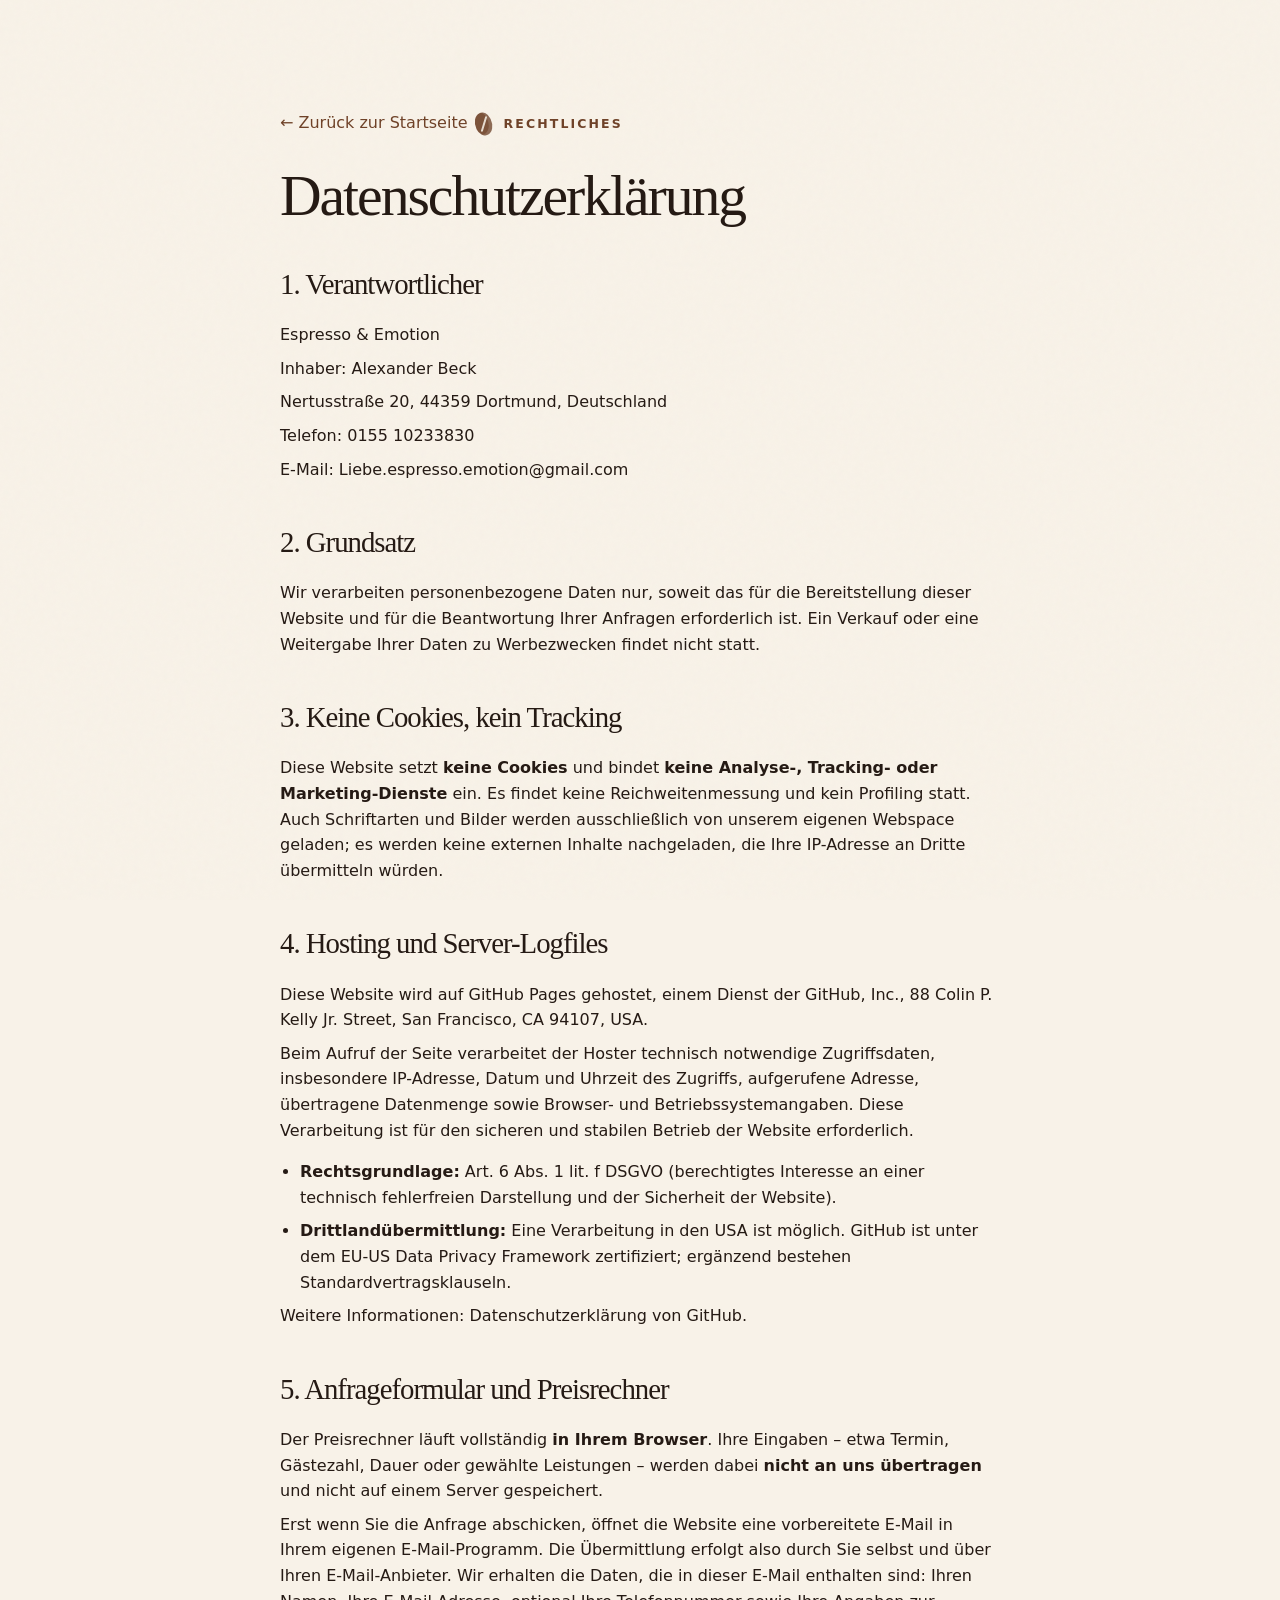
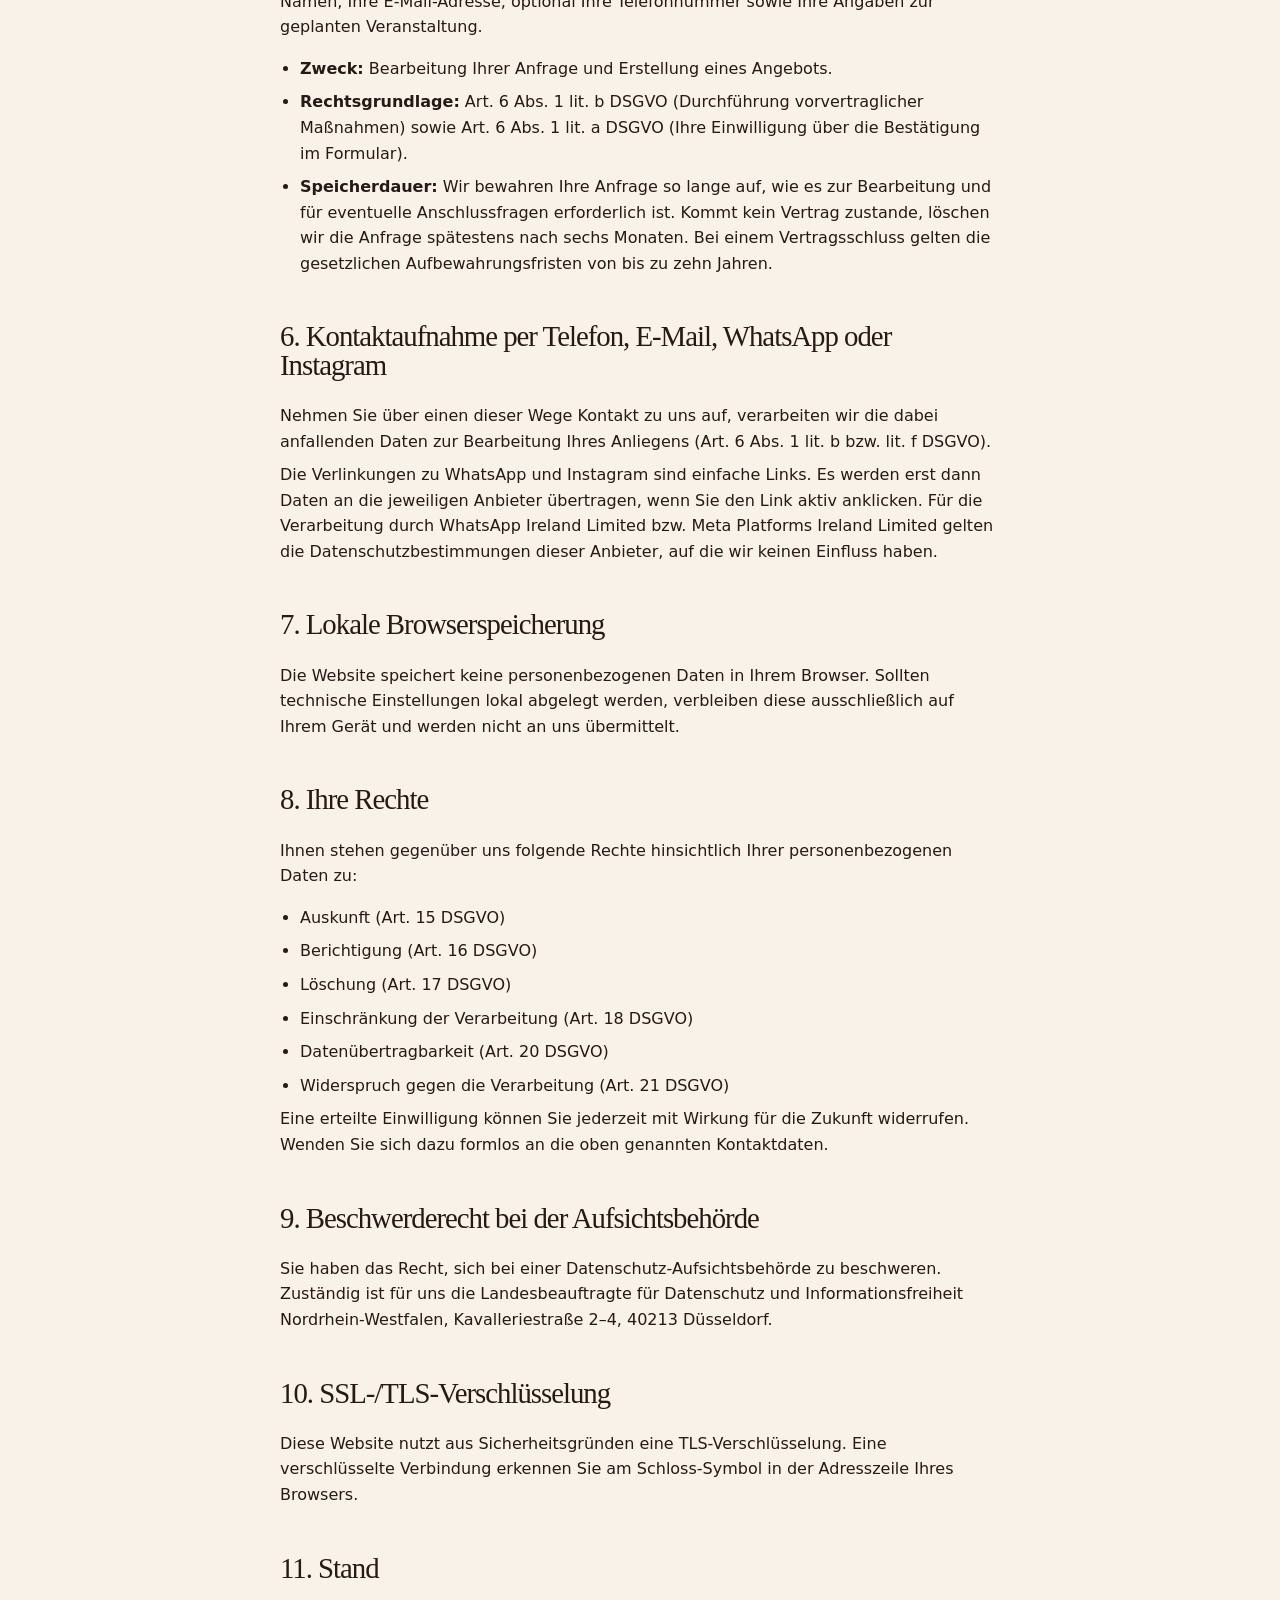
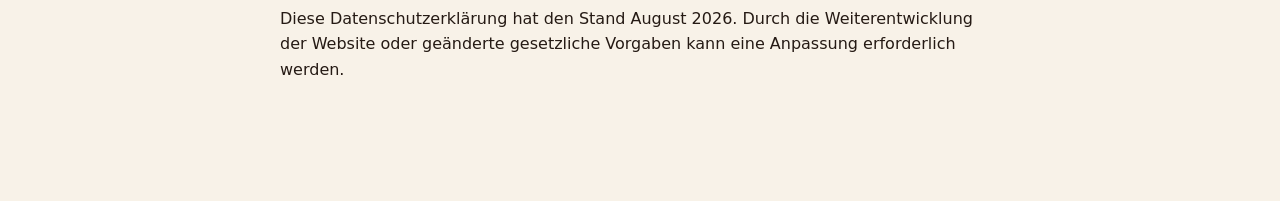
<file: datenschutz.html>
<!doctype html>
<html lang="de">
<head>
<meta charset="utf-8"/>
<meta content="width=device-width, initial-scale=1, viewport-fit=cover" name="viewport"/>
<title>Datenschutzerklärung – Espresso &amp; Emotion</title>
<meta content="noindex" name="robots"/>
<link rel="stylesheet" href="assets/css/styles.css">
<style>
  .legal-page { max-width: 720px; }
  .legal-page h1 { font-size: clamp(2.4rem, 6vw, 3.6rem); }
  .legal-page h2 { font-size: clamp(1.4rem, 3vw, 1.8rem); margin-top: 46px; }
  .legal-page h3 { font-size: 1.05rem; margin-top: 26px; }
  .legal-page p, .legal-page li { margin-bottom: 8px; line-height: 1.6; }
  .legal-page ul { padding-left: 20px; margin-bottom: 8px; }
  .legal-back { display: inline-block; margin-bottom: 32px; color: var(--coffee); }
</style>
</head>
<body style="background: var(--cream);">
<main>
<section class="section">
<div class="container legal-page">
<a class="legal-back" href="index.html">&larr; Zurück zur Startseite</a>
<p class="eyebrow">Rechtliches</p>
<h1>Datenschutzerklärung</h1>

<h2>1. Verantwortlicher</h2>
<p>Espresso &amp; Emotion</p>
<p>Inhaber: Alexander Beck</p>
<p>Nertusstraße 20, 44359 Dortmund, Deutschland</p>
<p>Telefon: <a href="tel:+4915510233830">0155 10233830</a></p>
<p>E-Mail: <a href="mailto:Liebe.espresso.emotion@gmail.com">Liebe.espresso.emotion@gmail.com</a></p>

<h2>2. Grundsatz</h2>
<p>Wir verarbeiten personenbezogene Daten nur, soweit das für die Bereitstellung dieser Website
und für die Beantwortung Ihrer Anfragen erforderlich ist. Ein Verkauf oder eine Weitergabe Ihrer
Daten zu Werbezwecken findet nicht statt.</p>

<h2>3. Keine Cookies, kein Tracking</h2>
<p>Diese Website setzt <strong>keine Cookies</strong> und bindet <strong>keine Analyse-, Tracking-
oder Marketing-Dienste</strong> ein. Es findet keine Reichweitenmessung und kein Profiling statt.
Auch Schriftarten und Bilder werden ausschließlich von unserem eigenen Webspace geladen; es
werden keine externen Inhalte nachgeladen, die Ihre IP-Adresse an Dritte übermitteln würden.</p>

<h2>4. Hosting und Server-Logfiles</h2>
<p>Diese Website wird auf GitHub Pages gehostet, einem Dienst der GitHub, Inc.,
88 Colin P. Kelly Jr. Street, San Francisco, CA 94107, USA.</p>
<p>Beim Aufruf der Seite verarbeitet der Hoster technisch notwendige Zugriffsdaten, insbesondere
IP-Adresse, Datum und Uhrzeit des Zugriffs, aufgerufene Adresse, übertragene Datenmenge sowie
Browser- und Betriebssystemangaben. Diese Verarbeitung ist für den sicheren und stabilen Betrieb
der Website erforderlich.</p>
<ul>
  <li><strong>Rechtsgrundlage:</strong> Art. 6 Abs. 1 lit. f DSGVO (berechtigtes Interesse an einer
  technisch fehlerfreien Darstellung und der Sicherheit der Website).</li>
  <li><strong>Drittlandübermittlung:</strong> Eine Verarbeitung in den USA ist möglich. GitHub ist
  unter dem EU-US Data Privacy Framework zertifiziert; ergänzend bestehen Standardvertragsklauseln.</li>
</ul>
<p>Weitere Informationen: <a href="https://docs.github.com/site-policy/privacy-policies/github-general-privacy-statement" rel="noopener" target="_blank">Datenschutzerklärung von GitHub</a>.</p>

<h2>5. Anfrageformular und Preisrechner</h2>
<p>Der Preisrechner läuft vollständig <strong>in Ihrem Browser</strong>. Ihre Eingaben – etwa Termin,
Gästezahl, Dauer oder gewählte Leistungen – werden dabei <strong>nicht an uns übertragen</strong>
und nicht auf einem Server gespeichert.</p>
<p>Erst wenn Sie die Anfrage abschicken, öffnet die Website eine vorbereitete E-Mail in Ihrem
eigenen E-Mail-Programm. Die Übermittlung erfolgt also durch Sie selbst und über Ihren
E-Mail-Anbieter. Wir erhalten die Daten, die in dieser E-Mail enthalten sind: Ihren Namen, Ihre
E-Mail-Adresse, optional Ihre Telefonnummer sowie Ihre Angaben zur geplanten Veranstaltung.</p>
<ul>
  <li><strong>Zweck:</strong> Bearbeitung Ihrer Anfrage und Erstellung eines Angebots.</li>
  <li><strong>Rechtsgrundlage:</strong> Art. 6 Abs. 1 lit. b DSGVO (Durchführung vorvertraglicher
  Maßnahmen) sowie Art. 6 Abs. 1 lit. a DSGVO (Ihre Einwilligung über die Bestätigung im Formular).</li>
  <li><strong>Speicherdauer:</strong> Wir bewahren Ihre Anfrage so lange auf, wie es zur Bearbeitung
  und für eventuelle Anschlussfragen erforderlich ist. Kommt kein Vertrag zustande, löschen wir die
  Anfrage spätestens nach sechs Monaten. Bei einem Vertragsschluss gelten die gesetzlichen
  Aufbewahrungsfristen von bis zu zehn Jahren.</li>
</ul>

<h2>6. Kontaktaufnahme per Telefon, E-Mail, WhatsApp oder Instagram</h2>
<p>Nehmen Sie über einen dieser Wege Kontakt zu uns auf, verarbeiten wir die dabei anfallenden
Daten zur Bearbeitung Ihres Anliegens (Art. 6 Abs. 1 lit. b bzw. lit. f DSGVO).</p>
<p>Die Verlinkungen zu WhatsApp und Instagram sind einfache Links. Es werden erst dann Daten an
die jeweiligen Anbieter übertragen, wenn Sie den Link aktiv anklicken. Für die Verarbeitung durch
WhatsApp Ireland Limited bzw. Meta Platforms Ireland Limited gelten die Datenschutzbestimmungen
dieser Anbieter, auf die wir keinen Einfluss haben.</p>

<h2>7. Lokale Browserspeicherung</h2>
<p>Die Website speichert keine personenbezogenen Daten in Ihrem Browser. Sollten technische
Einstellungen lokal abgelegt werden, verbleiben diese ausschließlich auf Ihrem Gerät und werden
nicht an uns übermittelt.</p>

<h2>8. Ihre Rechte</h2>
<p>Ihnen stehen gegenüber uns folgende Rechte hinsichtlich Ihrer personenbezogenen Daten zu:</p>
<ul>
  <li>Auskunft (Art. 15 DSGVO)</li>
  <li>Berichtigung (Art. 16 DSGVO)</li>
  <li>Löschung (Art. 17 DSGVO)</li>
  <li>Einschränkung der Verarbeitung (Art. 18 DSGVO)</li>
  <li>Datenübertragbarkeit (Art. 20 DSGVO)</li>
  <li>Widerspruch gegen die Verarbeitung (Art. 21 DSGVO)</li>
</ul>
<p>Eine erteilte Einwilligung können Sie jederzeit mit Wirkung für die Zukunft widerrufen. Wenden
Sie sich dazu formlos an die oben genannten Kontaktdaten.</p>

<h2>9. Beschwerderecht bei der Aufsichtsbehörde</h2>
<p>Sie haben das Recht, sich bei einer Datenschutz-Aufsichtsbehörde zu beschweren. Zuständig ist
für uns die Landesbeauftragte für Datenschutz und Informationsfreiheit Nordrhein-Westfalen,
Kavalleriestraße 2–4, 40213 Düsseldorf.</p>

<h2>10. SSL-/TLS-Verschlüsselung</h2>
<p>Diese Website nutzt aus Sicherheitsgründen eine TLS-Verschlüsselung. Eine verschlüsselte
Verbindung erkennen Sie am Schloss-Symbol in der Adresszeile Ihres Browsers.</p>

<h2>11. Stand</h2>
<p>Diese Datenschutzerklärung hat den Stand August 2026. Durch die Weiterentwicklung der Website
oder geänderte gesetzliche Vorgaben kann eine Anpassung erforderlich werden.</p>
</div>
</section>
</main>
</body>
</html>
</file>
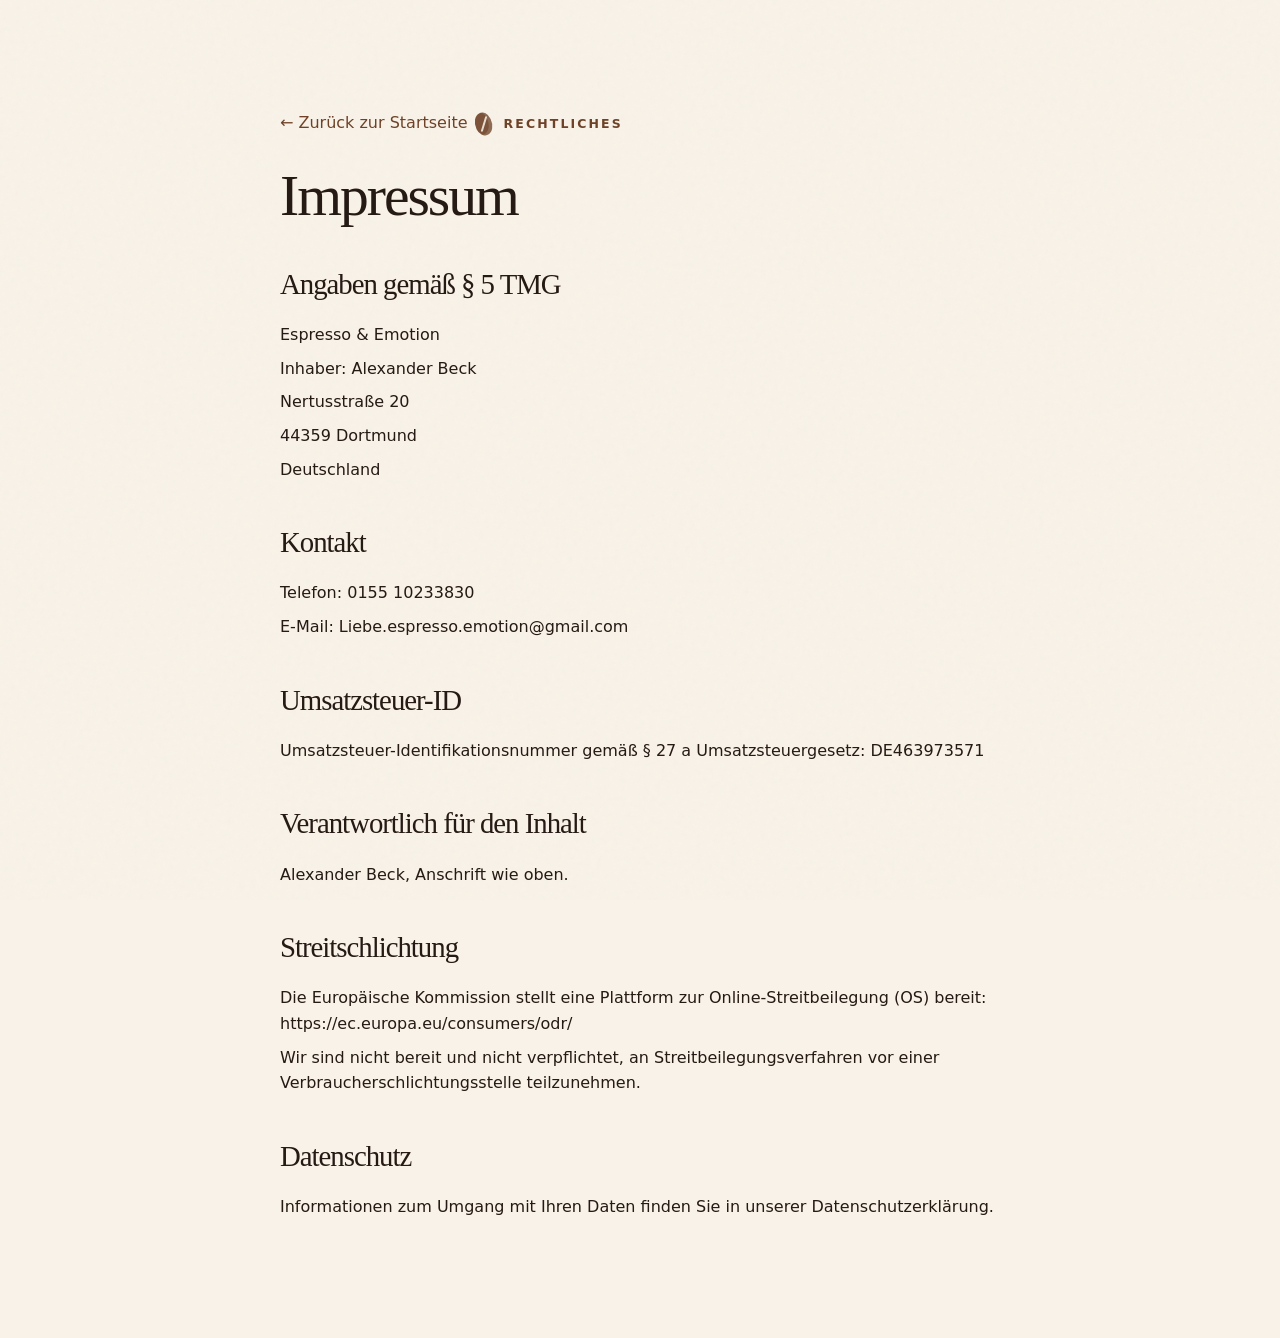
<file: impressum.html>
<!doctype html>
<html lang="de">
<head>
<meta charset="utf-8"/>
<meta content="width=device-width, initial-scale=1, viewport-fit=cover" name="viewport"/>
<title>Impressum – Espresso &amp; Emotion</title>
<meta content="noindex" name="robots"/>
<link rel="stylesheet" href="assets/css/styles.css">
<style>
  .legal-page { max-width: 720px; }
  .legal-page h1 { font-size: clamp(2.4rem, 6vw, 3.6rem); }
  .legal-page h2 { font-size: clamp(1.4rem, 3vw, 1.8rem); margin-top: 46px; }
  .legal-page p { margin-bottom: 8px; line-height: 1.6; }
  .legal-back { display: inline-block; margin-bottom: 32px; color: var(--coffee); }
</style>
</head>
<body style="background: var(--cream);">
<main>
<section class="section">
<div class="container legal-page">
<a class="legal-back" href="index.html">&larr; Zurück zur Startseite</a>
<p class="eyebrow">Rechtliches</p>
<h1>Impressum</h1>

<h2>Angaben gemäß § 5 TMG</h2>
<p>Espresso &amp; Emotion</p>
<p>Inhaber: Alexander Beck</p>
<p>Nertusstraße 20</p>
<p>44359 Dortmund</p>
<p>Deutschland</p>

<h2>Kontakt</h2>
<p>Telefon: <a href="tel:+4915510233830">0155 10233830</a></p>
<p>E-Mail: <a href="mailto:Liebe.espresso.emotion@gmail.com">Liebe.espresso.emotion@gmail.com</a></p>

<h2>Umsatzsteuer-ID</h2>
<p>Umsatzsteuer-Identifikationsnummer gemäß § 27 a Umsatzsteuergesetz: DE463973571</p>

<h2>Verantwortlich für den Inhalt</h2>
<p>Alexander Beck, Anschrift wie oben.</p>

<h2>Streitschlichtung</h2>
<p>Die Europäische Kommission stellt eine Plattform zur Online-Streitbeilegung (OS) bereit:
<a href="https://ec.europa.eu/consumers/odr/" rel="noopener" target="_blank">https://ec.europa.eu/consumers/odr/</a></p>
<p>Wir sind nicht bereit und nicht verpflichtet, an Streitbeilegungsverfahren vor einer
Verbraucherschlichtungsstelle teilzunehmen.</p>

<h2>Datenschutz</h2>
<p>Informationen zum Umgang mit Ihren Daten finden Sie in unserer
<a href="datenschutz.html">Datenschutzerklärung</a>.</p>
</div>
</section>
</main>
</body>
</html>
</file>
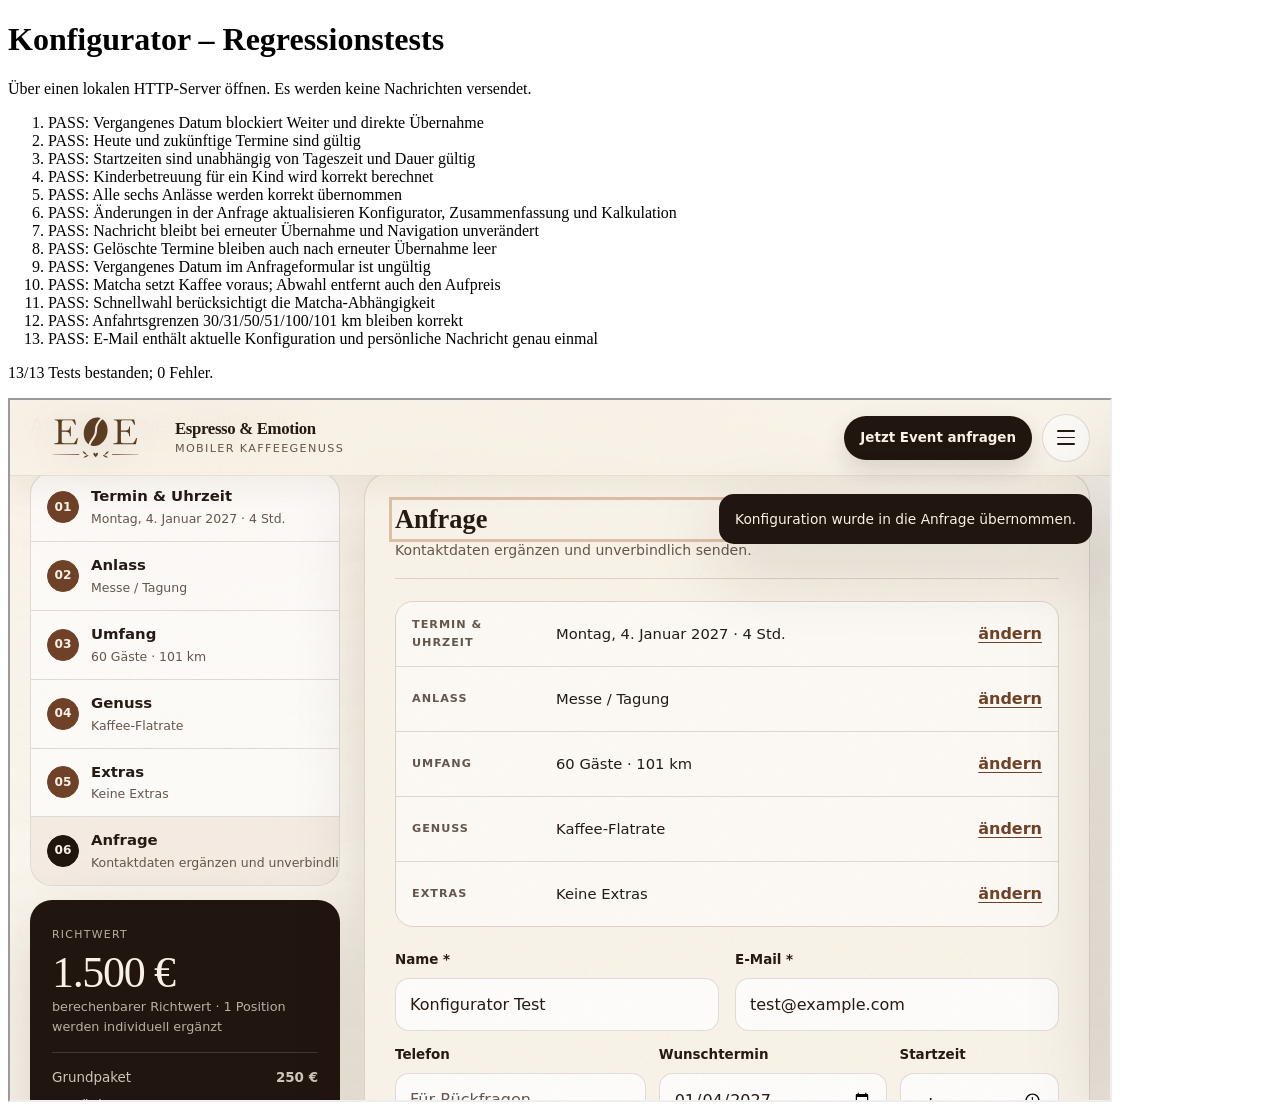
<file: tests/configurator.html>
<!doctype html>
<html lang="de">
<meta charset="utf-8">
<title>Konfigurator – Regressionstests</title>
<h1>Konfigurator – Regressionstests</h1>
<p>Über einen lokalen HTTP-Server öffnen. Es werden keine Nachrichten versendet.</p>
<ol id="results"></ol>
<p id="status">Tests laufen …</p>
<iframe id="site" title="Konfigurator-Testversion" width="1100" height="700"></iframe>
<script>
const frame = document.getElementById('site');
frame.addEventListener('load', () => {
  const win = frame.contentWindow;
  const doc = frame.contentDocument;
  const byId = id => doc.getElementById(id);
  let failures = 0;
  let count = 0;
  function assert(condition, message) { if (!condition) throw new Error(message); }
  function test(name, run) {
    count++;
    const item = document.createElement('li');
    try { run(); item.textContent = 'PASS: ' + name; }
    catch (error) { failures++; item.textContent = 'FAIL: ' + name + ' – ' + error.message; }
    document.getElementById('results').append(item);
  }
  function edit(id, value, event = 'input') {
    byId(id).value = value;
    byId(id).dispatchEvent(new win.Event(event, { bubbles: true }));
  }
  const quote = () => byId('contactQuote').value;
  const click = id => byId(id).click();
  const selectedEvent = () => doc.querySelector('input[name="event"]:checked').value;
  const future = new Date(); future.setDate(future.getDate() + 30);
  const futureKey = win.localDateKey(future);

  test('Vergangenes Datum blockiert Weiter und direkte Übernahme', () => {
    edit('scheduleDate', '2020-01-01');
    click('nextStep'); click('useQuote');
    assert(byId('stepTitle').textContent === 'Termin & Uhrzeit', 'Ungültiger Termin wurde übernommen');
    assert(!byId('scheduleDate').checkValidity(), 'Datum ist nicht als ungültig markiert');
  });
  test('Heute und zukünftige Termine sind gültig', () => {
    edit('scheduleDate', win.localDateKey(new Date()));
    assert(byId('scheduleDate').checkValidity(), 'Heute ist ungültig');
    edit('scheduleDate', futureKey); edit('scheduleTime', '14:00');
    click('nextStep');
    assert(byId('stepTitle').textContent === 'Anlass', 'Korrektur entsperrt Navigation nicht');
  });
  test('Startzeiten sind unabhängig von Tageszeit und Dauer gültig', () => {
    for (const duration of ['2','3','4','5','6']) {
      edit('duration', duration, 'change');
      for (const time of ['00:00','06:30','18:00','23:59']) {
        edit('scheduleTime', time);
        assert(byId('scheduleTime').checkValidity() && byId('contactTime').checkValidity(), 'Ungültige Zeit: ' + time);
        assert(byId('contactTime').value === time, 'Uhrzeit nicht synchronisiert');
      }
    }
    click('useQuote'); assert(quote().includes('23:59 Uhr'), 'Späte Startzeit fehlt');
    edit('duration','4','change'); edit('scheduleTime','14:00');
  });
  test('Kinderbetreuung für ein Kind wird korrekt berechnet', () => {
    const extra = doc.querySelector('input[value="childcare"]');
    extra.click(); edit('childrenCount','1');
    assert(byId('childrenCount').checkValidity(), 'Ein Kind ist ungültig');
    assert(win.calculateQuote().total === 1530, 'Ein Kind für vier Stunden muss 80 Euro kosten');
    click('useQuote'); assert(quote().includes('Kinderbetreuung: 1 Kind'), 'Kinderzahl fehlt');
    extra.click();
  });
  test('Alle sechs Anlässe werden korrekt übernommen', () => {
    for (const radio of doc.querySelectorAll('input[name="event"]')) {
      radio.click(); click('useQuote');
      assert(byId('contactEvent').value === radio.value, 'Fehlende Zuordnung: ' + radio.value);
      assert(quote().includes(byId('contactEvent').selectedOptions[0].textContent), 'Anlass fehlt in Kalkulation');
    }
  });
  test('Änderungen in der Anfrage aktualisieren Konfigurator, Zusammenfassung und Kalkulation', () => {
    edit('contactEvent', 'birthday', 'change');
    edit('contactDate', futureKey); edit('contactTime', '13:00');
    assert(selectedEvent() === 'birthday', 'Anlass im Konfigurator ist veraltet');
    assert(byId('scheduleDate').value === futureKey && byId('scheduleTime').value === '13:00', 'Termin ist veraltet');
    assert(byId('recap').textContent.includes('Geburtstag'), 'Zusammenfassung ist veraltet');
    assert(quote().includes('Anlass: Geburtstag') && quote().includes('13:00 Uhr'), 'Kalkulation ist veraltet');
  });
  test('Nachricht bleibt bei erneuter Übernahme und Navigation unverändert', () => {
    edit('contactMessage', 'Bitte Hafermilch & eine ruhige Ecke.');
    click('prevStep'); edit('note', 'Allergien vorab besprechen'); click('nextStep'); click('useQuote');
    assert(byId('contactMessage').value === 'Bitte Hafermilch & eine ruhige Ecke.', 'Nachricht überschrieben');
    assert(quote().includes('Allergien vorab besprechen'), 'Besonderer Wunsch fehlt');
    assert(byId('contactQuote').readOnly, 'Kalkulation kann manuell veralten');
  });
  test('Gelöschte Termine bleiben auch nach erneuter Übernahme leer', () => {
    edit('contactDate', ''); edit('contactTime', ''); click('useQuote');
    assert(byId('scheduleDate').value === '' && byId('scheduleTime').value === '', 'Termin wurde wiederhergestellt');
    assert(!quote().includes('Wunschtermin:'), 'Alter Termin bleibt in Kalkulation');
  });
  test('Vergangenes Datum im Anfrageformular ist ungültig', () => {
    edit('contactDate', '2020-01-01');
    assert(!byId('contactDate').checkValidity(), 'Kontakttermin ist gültig');
    assert(!win.validateSchedule(true), 'Prüfung vor Export lässt Termin durch');
    edit('contactDate', futureKey);
    assert(byId('contactDate').checkValidity(), 'Fehler bleibt nach Korrektur bestehen');
  });
  test('Matcha setzt Kaffee voraus; Abwahl entfernt auch den Aufpreis', () => {
    const coffee = doc.querySelector('input[name="service"][value="coffee"]');
    const matcha = doc.querySelector('input[name="service"][value="matcha"]');
    matcha.click();
    assert(win.calculateQuote().total === 2170, 'Kaffee + Matcha falsch berechnet');
    coffee.click();
    assert(matcha.disabled && !matcha.checked, 'Upgrade bleibt ohne Kaffee aktiv');
    assert(win.calculateQuote().total === 250, 'Aufpreis bleibt erhalten');
    coffee.click();
    assert(!matcha.disabled && !matcha.checked, 'Upgrade wird unerwartet wiederhergestellt');
  });
  test('Schnellwahl berücksichtigt die Matcha-Abhängigkeit', () => {
    doc.querySelector('[data-package="sparkling"]').click();
    assert(doc.querySelector('input[value="matcha"]').disabled, 'Matcha bei Sekt verfügbar');
    doc.querySelector('[data-package="matcha"]').click();
    assert(doc.querySelector('input[value="coffee"]').checked && doc.querySelector('input[value="matcha"]').checked, 'Paket unvollständig');
    doc.querySelector('[data-package="coffee"]').click();
  });
  test('Anfahrtsgrenzen 30/31/50/51/100/101 km bleiben korrekt', () => {
    for (const [km, cost] of [[30,0],[31,20],[50,20],[51,50],[100,50],[101,0]]) {
      edit('distance', String(km));
      const result = win.calculateQuote();
      assert(result.travelCost === cost && result.total === 1450 + cost, 'Falscher Preis bei ' + km + ' km');
      assert(result.openItems.includes('Anfahrt über 100 km') === (km > 100), 'Fehlender Anfragehinweis');
    }
  });
  test('E-Mail enthält aktuelle Konfiguration und persönliche Nachricht genau einmal', () => {
    edit('contactName', 'Konfigurator Test'); edit('contactEmail', 'test@example.com');
    edit('contactEvent', 'fair', 'change'); edit('contactDate', futureKey);
    const mail = new URL(win.buildInquiryMailto());
    const body = mail.searchParams.get('body');
    assert(mail.searchParams.get('subject').includes('Messe / Tagung'), 'Betreff enthält falschen Anlass');
    assert(body.includes(quote()), 'Aktuelle Kalkulation fehlt');
    assert(body.split('Bitte Hafermilch & eine ruhige Ecke.').length === 2, 'Nachricht fehlt oder ist doppelt');
    assert(!body.includes('2020') && !body.includes('Geburtstag'), 'Veraltete Angaben in E-Mail');
  });
  document.getElementById('status').textContent = `${count - failures}/${count} Tests bestanden; ${failures} Fehler.`;
});
frame.src = '../index.html?regression=' + Date.now();
</script>
</html>
</file>
<file: assets/css/styles.css>
:root {
      --espresso: #21150f;
      --espresso-2: #342117;
      --coffee: #6f4228;
      --caramel: #b77949;
      --gold: #cba36b;
      --cream: #f8f2e8;
      --cream-2: #eee2d0;
      --paper: #fffdf8;
      --ink: #251a14;
      --muted: #64564d;
      --line: rgba(43, 27, 18, .14);
      --line-dark: rgba(255, 255, 255, .14);
      --success: #2e6b54;
      --danger: #9d3b2e;
      --shadow-sm: 0 12px 35px rgba(45, 26, 15, .08);
      --shadow-md: 0 25px 70px rgba(45, 26, 15, .15);
      --shadow-lg: 0 40px 100px rgba(25, 13, 8, .23);
      --radius-sm: 14px;
      --radius: 22px;
      --radius-lg: 34px;
      --max: 1220px;
      --header-h: 76px;
      color-scheme: light;
    }

    * { box-sizing: border-box; }
    html { scroll-behavior: smooth; scroll-padding-top: calc(var(--header-h) + 18px); }
    body {
      margin: 0;
      color: var(--ink);
      background:
        radial-gradient(circle at 8% 12%, rgba(183, 121, 73, .09), transparent 28%),
        radial-gradient(circle at 92% 40%, rgba(203, 163, 107, .10), transparent 24%),
        var(--cream);
      font-family: Inter, ui-sans-serif, system-ui, -apple-system, BlinkMacSystemFont, "Segoe UI", sans-serif;
      line-height: 1.6;
      overflow-x: hidden;
    }
    body::before {
      content: "";
      position: fixed;
      inset: 0;
      pointer-events: none;
      opacity: .32;
      z-index: 9999;
      background-image: url("data:image/svg+xml,%3Csvg viewBox='0 0 180 180' xmlns='http://www.w3.org/2000/svg'%3E%3Cfilter id='n'%3E%3CfeTurbulence type='fractalNoise' baseFrequency='.85' numOctaves='3' stitchTiles='stitch'/%3E%3C/filter%3E%3Crect width='100%25' height='100%25' filter='url(%23n)' opacity='.07'/%3E%3C/svg%3E");
      mix-blend-mode: multiply;
    }
    body.menu-open, body.modal-open { overflow: hidden; }
    button, input, select, textarea { font: inherit; }
    button, a { -webkit-tap-highlight-color: transparent; }
    a { color: inherit; text-decoration: none; }
    img { display: block; max-width: 100%; }
    button { color: inherit; }
    :focus-visible { outline: 3px solid rgba(183, 121, 73, .42); outline-offset: 3px; }
    ::selection { background: rgba(183, 121, 73, .24); }

    .container { width: min(var(--max), calc(100% - 40px)); margin-inline: auto; }
    .section { padding: 110px 0; position: relative; }
    .section-sm { padding: 76px 0; position: relative; }
    .section-dark { background: var(--espresso); color: var(--cream); overflow: hidden; }
    .section-dark::before {
      content: "";
      position: absolute;
      width: 520px; height: 520px;
      border-radius: 50%;
      right: -220px; top: -220px;
      background: radial-gradient(circle, rgba(183, 121, 73, .26), transparent 67%);
    }
    .section-paper { background: rgba(255,255,255,.52); border-block: 1px solid rgba(43,27,18,.08); }
    .eyebrow {
      display: inline-flex;
      align-items: center;
      gap: 10px;
      margin: 0 0 15px;
      color: var(--coffee);
      font-size: .78rem;
      font-weight: 800;
      letter-spacing: .17em;
      text-transform: uppercase;
    }
    .eyebrow { position: relative; padding-left: 31px; gap: 0; }
    .eyebrow::before {
      content: ""; position: absolute; left: 2px; top: 50%; width: 17px; height: 23px;
      border-radius: 58% 42% 56% 44%; background: currentColor; opacity: .9;
      transform: translateY(-50%) rotate(-26deg); box-shadow: inset -3px -2px 0 rgba(255,255,255,.14);
    }
    .eyebrow::after {
      content: ""; position: absolute; left: 10px; top: 50%; width: 2px; height: 16px;
      border-radius: 999px; background: var(--cream); opacity: .86;
      transform: translateY(-50%) rotate(17deg);
    }
    .section-dark .eyebrow::after { background: var(--espresso); }
    .section-dark .eyebrow { color: #e3bd88; }
    h1, h2, h3, p { margin-top: 0; }
    /* Notbremse: ein Wort, das partout nicht passt, bricht statt zu ueberlaufen. */
    h1, h2, h3, .display { overflow-wrap: break-word; }
    h1, h2, .display {
      font-family: Iowan Old Style, Palatino Linotype, Book Antiqua, Palatino, Georgia, serif;
      letter-spacing: -.035em;
      line-height: .98;
    }
    h1 { font-size: clamp(3.4rem, 8vw, 7.8rem); margin-bottom: 26px; font-weight: 500; }
    h2 { font-size: clamp(2.4rem, 5vw, 4.9rem); margin-bottom: 24px; font-weight: 500; }
    h3 { font-size: 1.18rem; line-height: 1.25; margin-bottom: 10px; }
    .lead { font-size: clamp(1.05rem, 2vw, 1.28rem); color: var(--muted); max-width: 700px; }
    .section-dark .lead, .section-dark .muted { color: rgba(248,242,232,.66); }
    .muted { color: var(--muted); }
    .small { font-size: .88rem; }
    .balance { }

    .site-header {
      position: fixed;
      z-index: 1000;
      top: 0; left: 0; right: 0;
      height: var(--header-h);
      display: flex;
      align-items: center;
      transition: background .25s ease, box-shadow .25s ease, border-color .25s ease;
      border-bottom: 1px solid transparent;
    }
    .site-header.scrolled {
      background: rgba(248, 242, 232, .82);
      -webkit-backdrop-filter: blur(18px) saturate(1.3);
      backdrop-filter: blur(18px) saturate(1.3);
      border-color: rgba(43, 27, 18, .09);
      box-shadow: 0 10px 30px rgba(43, 27, 18, .06);
    }
    .header-inner { display: flex; align-items: center; justify-content: space-between; gap: 20px; }
    .brand { display: inline-flex; align-items: center; gap: 14px; min-width: 0; min-height: 44px; }
    .brand-logo { height: clamp(38px, 4.6vw, 48px); width: auto; filter: drop-shadow(0 10px 16px rgba(33,21,15,.10)); flex: 0 0 auto; }
    .brand-copy { display: grid; line-height: 1.05; }
    .brand-copy strong { font-family: Georgia, serif; font-size: 1.05rem; letter-spacing: -.02em; }
    .brand-copy span { margin-top: 5px; color: var(--muted); font-size: .7rem; letter-spacing: .12em; text-transform: uppercase; }
    .header-actions { display: flex; align-items: center; gap: 10px; }

    .btn {
      min-height: 46px;
      display: inline-flex;
      align-items: center;
      justify-content: center;
      gap: 10px;
      padding: 0 19px;
      border-radius: 999px;
      border: 1px solid transparent;
      background: var(--espresso);
      color: var(--cream);
      font-weight: 750;
      font-size: .92rem;
      cursor: pointer;
      box-shadow: 0 9px 23px rgba(33, 21, 15, .14);
      transition: transform .2s ease, box-shadow .2s ease, background .2s ease, border-color .2s ease;
    }
    .btn:hover { transform: translateY(-2px); box-shadow: 0 14px 30px rgba(33,21,15,.20); }
    .btn:active { transform: translateY(0) scale(.98); }
    .btn svg { width: 18px; height: 18px; flex: 0 0 auto; }
    .btn-outline { color: var(--espresso); background: rgba(255,255,255,.38); border-color: var(--line); box-shadow: none; }
    .btn-outline:hover { background: var(--paper); border-color: rgba(43,27,18,.25); }
    .btn-light { background: var(--cream); color: var(--espresso); }
    .btn-ghost { background: transparent; color: inherit; box-shadow: none; border-color: var(--line); }
    .btn-small { min-height: 44px; padding-inline: 15px; font-size: .84rem; }
    .btn-icon { width: 46px; padding: 0; }
    .desktop-cta { display: inline-flex; }

    .menu-btn {
      width: 48px; height: 48px; border: 1px solid var(--line); border-radius: 50%;
      background: rgba(255,255,255,.55); cursor: pointer; display: grid; place-items: center;
      transition: background .2s ease, transform .2s ease;
    }
    .menu-btn:hover { background: var(--paper); transform: rotate(4deg); }
    .menu-lines { display: grid; gap: 5px; }
    .menu-lines i { width: 18px; height: 1.5px; background: currentColor; display: block; border-radius: 2px; }

    .menu-overlay { position: fixed; inset: 0; background: rgba(21,12,8,.48); -webkit-backdrop-filter: blur(3px); backdrop-filter: blur(3px); z-index: 1190; opacity: 0; pointer-events: none; transition: opacity .25s ease; }
    .menu-drawer {
      position: fixed; z-index: 1200; top: 12px; right: 12px; bottom: 12px;
      width: min(430px, calc(100% - 24px));
      padding: 28px;
      color: var(--cream);
      background: var(--espresso);
      border: 1px solid rgba(255,255,255,.12);
      border-radius: 28px;
      box-shadow: var(--shadow-lg);
      transform: translateX(calc(100% + 30px));
      transition: transform .35s cubic-bezier(.22,1,.36,1);
      display: flex; flex-direction: column;
    }
    .menu-open .menu-overlay { opacity: 1; pointer-events: auto; }
    .menu-open .menu-drawer { transform: translateX(0); }
    .drawer-head { display: flex; justify-content: space-between; align-items: center; margin-bottom: 40px; }
    .drawer-head strong { font-family: Georgia, serif; font-size: 1.4rem; }
    .drawer-close { width: 46px; height: 46px; flex: none; border-radius: 50%; color: var(--cream); border: 1px solid rgba(255,255,255,.18); background: transparent; cursor: pointer; font-size: 1.4rem; }
    .drawer-nav { display: grid; gap: 4px; }
    .drawer-nav a { position: relative; padding: 12px 0; font-family: Georgia, serif; font-size: clamp(1.75rem, 8vw, 2.55rem); line-height: 1; color: rgba(248,242,232,.62); transition: color .2s ease, padding .2s ease; }
    .drawer-nav a:hover, .drawer-nav a.active { color: var(--cream); padding-left: 16px; }
    .drawer-nav a::before { content: ""; position: absolute; left: 0; top: 50%; width: 0; height: 1px; background: var(--gold); transition: width .2s ease; }
    .drawer-nav a:hover::before, .drawer-nav a.active::before { width: 9px; }
    .drawer-footer { margin-top: auto; padding-top: 30px; border-top: 1px solid rgba(255,255,255,.12); display: grid; gap: 10px; color: rgba(248,242,232,.78); font-size: .9rem; }
    .drawer-footer a { display: inline-flex; align-items: center; min-height: 44px; }

    .hero { min-height: 100svh; padding: calc(var(--header-h) + 70px) 0 70px; display: grid; align-items: center; overflow: hidden; }
    .hero-grid { display: grid; grid-template-columns: 1.03fr .97fr; align-items: center; gap: clamp(38px, 7vw, 100px); }
    .hero-copy { position: relative; z-index: 2; }
    .hero h1 em { color: var(--coffee); font-weight: 400; }
    .hero-actions { display: flex; flex-wrap: wrap; gap: 12px; margin-top: 32px; }
    .trust-row { display: flex; flex-wrap: wrap; gap: 20px; margin-top: 42px; }
    .trust-item { display: grid; grid-template-columns: 34px 1fr; gap: 10px; align-items: center; font-size: .82rem; color: var(--muted); }
    .trust-icon { width: 34px; height: 34px; border-radius: 50%; display: grid; place-items: center; border: 1px solid var(--line); background: rgba(255,255,255,.45); }
    .trust-item strong { display: block; color: var(--ink); font-size: .88rem; }

    .hero-stage { position: relative; min-height: 620px; perspective: 1200px; }
    .hero-orbit { position: absolute; inset: 3% -5% 0 2%; border: 1px solid rgba(111,66,40,.14); border-radius: 50%; transform: rotate(-9deg); }
    .hero-orbit::before, .hero-orbit::after { content: ""; position: absolute; width: 13px; height: 13px; border-radius: 50%; background: var(--caramel); box-shadow: 0 0 0 8px rgba(183,121,73,.09); }
    .hero-orbit::before { top: 15%; right: 12%; }
    .hero-orbit::after { bottom: 11%; left: 16%; }
    .hero-card {
      position: absolute; inset: 5% 4% 9% 8%;
      border-radius: 44px;
      background: linear-gradient(145deg, rgba(255,255,255,.85), rgba(238,226,208,.78));
      border: 1px solid rgba(43,27,18,.10);
      box-shadow: var(--shadow-lg);
      overflow: hidden;
      transform-style: preserve-3d;
      transition: transform .18s ease-out;
    }
    .hero-card::after { content: ""; position: absolute; inset: 0; background: linear-gradient(120deg, rgba(255,255,255,.38), transparent 30% 68%, rgba(183,121,73,.09)); pointer-events: none; }
    .hero-card img { width: 100%; height: 100%; object-fit: cover; }
    .hero-chip {
      position: absolute; z-index: 3; right: -2%; bottom: 4%;
      max-width: 235px; padding: 18px 20px;
      border: 1px solid rgba(255,255,255,.18); border-radius: 20px;
      background: rgba(33,21,15,.92); color: var(--cream); -webkit-backdrop-filter: blur(12px); backdrop-filter: blur(12px);
      box-shadow: var(--shadow-md);
    }
    .hero-chip strong { font-family: Georgia, serif; font-size: 1.12rem; }
    .hero-chip p { margin: 5px 0 0; color: rgba(248,242,232,.65); font-size: .82rem; line-height: 1.45; }
    .steam { position: absolute; z-index: 4; left: 16%; bottom: 19%; width: 70px; height: 130px; pointer-events: none; opacity: .7; }
    .steam i { position: absolute; bottom: 0; width: 2px; height: 78px; border-radius: 50%; background: linear-gradient(to top, transparent, rgba(255,255,255,.82), transparent); filter: blur(1px); animation: steam 3.4s ease-in-out infinite; }
    .steam i:nth-child(1){ left: 8px; animation-delay: -.5s; }
    .steam i:nth-child(2){ left: 30px; height: 96px; animation-delay: -1.8s; }
    .steam i:nth-child(3){ left: 52px; height: 68px; animation-delay: -2.6s; }
    @keyframes steam { 0% { transform: translateY(15px) translateX(0) scaleX(1); opacity: 0; } 30% { opacity: .75; } 100% { transform: translateY(-50px) translateX(12px) scaleX(2.4); opacity: 0; } }

    .marquee { border-block: 1px solid var(--line); background: rgba(255,255,255,.34); overflow: hidden; }
    .marquee-track { width: max-content; display: flex; gap: 38px; padding: 17px 0; animation: marquee 28s linear infinite; }
    .marquee-track span { display: inline-flex; align-items: center; gap: 38px; color: var(--coffee); font-size: .78rem; font-weight: 800; letter-spacing: .16em; text-transform: uppercase; white-space: nowrap; }
    .marquee-track span::after { content: "✦"; color: var(--gold); }
    @keyframes marquee { to { transform: translateX(-50%); } }

    .intro-grid { display: grid; grid-template-columns: .85fr 1.15fr; align-items: start;
      /* Spalten weit auseinander, Zeilen eng -- sonst reisst unter dem
         Abschnittskopf eine Luecke von bis zu 120px auf. */
      column-gap: clamp(45px, 8vw, 120px); row-gap: clamp(18px, 2.5vw, 34px); }
    /* Der Abschnittskopf lief bisher in der schmalen linken Spalte mit und
       liess die Ueberschrift eingeklemmt wirken. Jetzt spannt er beide Spalten. */
    .section-intro-head { grid-column: 1 / -1; margin-bottom: clamp(6px, 1.5vw, 18px); }
    .section-intro-head h2 { max-width: 24ch; margin-bottom: 0; }
    .quote { font-family: Georgia, serif; font-size: clamp(1.7rem, 3vw, 2.55rem); line-height: 1.15; color: var(--coffee); max-width: 540px; }
    .feature-stack { display: grid; gap: 18px; }
    .feature-line { display: grid; grid-template-columns: 50px 1fr; gap: 16px; align-items: start; padding-bottom: 18px; border-bottom: 1px solid var(--line); }
    .feature-num { width: 42px; height: 42px; border-radius: 50%; display: grid; place-items: center; border: 1px solid var(--line); color: var(--coffee); font-family: Georgia, serif; }
    .feature-line p { margin-bottom: 0; color: var(--muted); }

    /* Ueberschrift ueber die volle Breite, der Fliesstext darunter --
       vorher standen beide nebeneinander und die Ueberschrift blieb schmal. */
    .section-head { display: block; margin-bottom: 44px; }
    .section-head > div { max-width: none; }
    .section-head h2 { max-width: 26ch; margin-bottom: 0; }
    .section-head .lead { margin-top: 18px; max-width: 66ch; }
    .card-grid { display: grid; grid-template-columns: repeat(3, 1fr); gap: 18px; }
    .service-card {
      position: relative; min-height: 168px; padding: 26px 26px 22px;
      border: 1px solid var(--line); border-radius: var(--radius);
      background: rgba(255,255,255,.56);
      overflow: hidden; box-shadow: var(--shadow-sm);
      transition: transform .28s ease, box-shadow .28s ease, background .28s ease;
    }
    .service-card:hover { transform: translateY(-7px); box-shadow: var(--shadow-md); background: rgba(255,255,255,.86); }
    .service-card h3 { padding-right: 34px; }
    .service-card::after { content: ""; position: absolute; width: 180px; height: 180px; border-radius: 50%; right: -85px; bottom: -95px; background: radial-gradient(circle, rgba(183,121,73,.18), transparent 70%); transition: transform .3s ease; }
    .service-card:hover::after { transform: scale(1.35); }
    .service-icon { width: 54px; height: 54px; border-radius: 18px; display: grid; place-items: center; background: var(--espresso); color: var(--cream); margin-bottom: 76px; box-shadow: 0 12px 30px rgba(33,21,15,.16); }
    .service-icon svg { width: 27px; height: 27px; }
    .service-card p { color: var(--muted); margin-bottom: 0; }
    .service-card .card-kicker { position: absolute; top: 30px; right: 27px; font-size: .72rem; color: var(--muted); letter-spacing: .12em; text-transform: uppercase; }

    .calculator-wrap { position: relative; }
    .panel { border: 1px solid var(--line); border-radius: var(--radius-lg); background: rgba(255,255,255,.68); box-shadow: var(--shadow-sm); -webkit-backdrop-filter: blur(10px); backdrop-filter: blur(10px); }
    @keyframes step-in { from { opacity: 0; transform: translateY(8px); } to { opacity: 1; transform: none; } }
    .field-label { display: flex; justify-content: space-between; align-items: end; gap: 20px; margin-bottom: 10px; font-weight: 760; }
    .field-label small { font-weight: 500; color: var(--muted); }
    .field-value { font-family: Georgia, serif; font-size: 1.3rem; color: var(--coffee); }
    .input, .select, .textarea {
      width: 100%; border: 1px solid var(--line); border-radius: 14px; background: rgba(255,255,255,.78); color: var(--ink); padding: 13px 14px; outline: none; transition: border-color .2s ease, box-shadow .2s ease, background .2s ease;
    }
    .input:focus, .select:focus, .textarea:focus { border-color: rgba(111,66,40,.48); box-shadow: 0 0 0 4px rgba(183,121,73,.10); background: white; }
    .range { width: 100%; accent-color: var(--coffee); }
    .range-scale { display: flex; justify-content: space-between; color: var(--muted); font-size: .74rem; margin-top: 6px; }
    .form-grid-2 { display: grid; grid-template-columns: 1fr 1fr; gap: 16px; }
    /* Autorenregeln mit display schlagen die UA-Regel [hidden]{display:none} */
    .form-grid-2[hidden], .form-grid-3[hidden] { display: none; }
    .distance-input-wrap { position: relative; }
    .distance-unit { position: absolute; right: 14px; top: 50%; transform: translateY(-50%); color: var(--muted); }
    .form-group { margin-bottom: 24px; }
    /* In Rastern regelt gap den Abstand -- sonst doppelt sich er */
    .form-grid-2 > .form-group, .form-grid-3 > .form-group { margin-bottom: 0; }
    /* Labels im dunklen Kontaktpanel muessen hell sein */
    .contact-form .field-label { font-size: .84rem; margin-bottom: 7px; }
    .choice-grid { display: grid; grid-template-columns: repeat(2, 1fr); gap: 12px; }
    .choice-card, .addon-card {
      position: relative; padding: 18px; border-radius: 17px; border: 1px solid var(--line); background: rgba(255,255,255,.55); cursor: pointer; transition: border-color .2s ease, background .2s ease, transform .2s ease, box-shadow .2s ease;
    }
    .choice-card:hover, .addon-card:hover { transform: translateY(-2px); border-color: rgba(111,66,40,.32); }
    .choice-card input, .addon-card input { position: absolute; opacity: 0; pointer-events: none; }
    .choice-card:has(input:focus-visible), .addon-card:has(input:focus-visible),
    .package-card:focus-visible { outline: 3px solid rgba(183,121,73,.55); outline-offset: 3px; }
    .choice-card:has(input:checked), .addon-card:has(input:checked) { border-color: var(--coffee); background: rgba(183,121,73,.10); box-shadow: inset 0 0 0 1px var(--coffee); }
    .choice-card strong, .addon-card strong { display: block; margin-bottom: 3px; }
    .choice-card span, .addon-card span { color: var(--muted); font-size: .8rem; }
    .choice-card b, .addon-card b { display: block; margin-top: 10px; color: var(--coffee); font-family: Georgia, serif; font-size: 1rem; }
    .package-grid { display: grid; grid-template-columns: repeat(3, 1fr); gap: 12px; }
    .package-card { padding: 18px; border: 1px solid var(--line); border-radius: 18px; background: rgba(255,255,255,.55); cursor: pointer; text-align: left; transition: all .2s ease; }
    .package-card:hover { transform: translateY(-2px); border-color: rgba(111,66,40,.35); }
    .package-card.active { background: var(--espresso); color: var(--cream); border-color: var(--espresso); box-shadow: var(--shadow-sm); }
    .package-card span { display: block; color: var(--muted); font-size: .78rem; margin-top: 5px; }
    .package-card.active span { color: rgba(248,242,232,.65); }
    .package-card b { display: block; margin-top: 14px; font-family: Georgia, serif; font-size: 1.15rem; }
    .breakdown { display: grid; gap: 12px; margin-bottom: 23px; }

    .event-strip { display: grid; grid-template-columns: repeat(4, 1fr); border: 1px solid var(--line-dark); border-radius: 24px; overflow: hidden; position: relative; z-index: 1; }
    .event-cell { padding: 28px 22px; border-right: 1px solid var(--line-dark); min-height: 180px; transition: background .2s ease; }
    .event-cell:last-child { border-right: 0; }
    .event-cell:hover { background: rgba(255,255,255,.05); }
    .event-cell span { display: block; color: var(--gold); font-family: Georgia, serif; font-size: 2rem; margin-bottom: 40px; }
    .event-cell p { color: rgba(248,242,232,.58); font-size: .85rem; margin-bottom: 0; }

    .gallery { display: grid; grid-template-columns: 1.25fr .75fr .75fr; grid-template-rows: 260px 260px; gap: 14px; }
    .gallery-item { position: relative; border: 0; padding: 0; border-radius: 22px; overflow: hidden; cursor: zoom-in; background: var(--cream-2); box-shadow: var(--shadow-sm); }
    .gallery-item:first-child { grid-row: 1 / span 2; }
    .gallery-item img { width: 100%; height: 100%; object-fit: cover; transition: transform .55s cubic-bezier(.22,1,.36,1), filter .4s ease; }
    .gallery-item:hover img { transform: scale(1.055); filter: contrast(1.03); }
    .gallery-overlay { position: absolute; inset: auto 0 0; padding: 50px 18px 16px; color: white; text-align: left; background: linear-gradient(transparent, rgba(20,11,7,.72)); }
    .gallery-overlay strong { font-family: Georgia, serif; font-size: 1.1rem; }
    .gallery-filter { filter: sepia(.12) contrast(1.03); }
    .gallery-crop-top { object-position: center 24%; }
    .gallery-crop-right { object-position: 75% center; }
    .gallery-crop-left { object-position: 15% center; }

    .availability-layout {
      display: grid; grid-template-columns: .72fr 1.28fr; gap: clamp(38px, 6vw, 84px); align-items: start;
    }
    .availability-copy { position: sticky; top: calc(var(--header-h) + 32px); }
    .availability-copy .lead { max-width: 560px; }
    .availability-info {
      margin-top: 28px; padding: 24px; border-radius: var(--radius);
      background: rgba(255,255,255,.68); border: 1px solid var(--line); box-shadow: var(--shadow-sm);
    }
    .live-pill {
      display: inline-flex; align-items: center; gap: 9px; padding: 8px 12px; border-radius: 999px;
      background: rgba(46,107,84,.10); color: var(--success); font-size: .76rem; font-weight: 800;
      letter-spacing: .1em; text-transform: uppercase;
    }
    .live-pill::before {
      content: ""; width: 8px; height: 8px; border-radius: 50%; background: var(--success);
      box-shadow: 0 0 0 6px rgba(46,107,84,.10); animation: livePulse 2.2s ease-in-out infinite;
    }
    @keyframes livePulse { 0%,100% { transform: scale(.9); opacity: .72; } 50% { transform: scale(1.1); opacity: 1; } }
    .availability-info p { margin: 17px 0 0; color: var(--muted); }
    .availability-actions { display: flex; flex-wrap: wrap; gap: 10px; margin-top: 20px; }

    .faq-wrap { display: grid; grid-template-columns: .72fr 1.28fr; gap: 70px; align-items: start; }
    .accordion { border-top: 1px solid var(--line); }
    .faq-item { border-bottom: 1px solid var(--line); }
    .faq-trigger { width: 100%; padding: 22px 0; border: 0; background: transparent; display: flex; justify-content: space-between; gap: 20px; align-items: center; cursor: pointer; text-align: left; font-weight: 750; }
    .faq-trigger i { width: 28px; height: 28px; border-radius: 50%; border: 1px solid var(--line); display: grid; place-items: center; font-style: normal; transition: transform .25s ease, background .25s ease; }
    .faq-item.open .faq-trigger i { transform: rotate(45deg); background: var(--espresso); color: var(--cream); }
    .faq-content { display: grid; grid-template-rows: 0fr; transition: grid-template-rows .3s ease; }
    .faq-content > div { overflow: hidden; }
    .faq-content p { color: var(--muted); padding: 0 44px 22px 0; margin: 0; }
    .faq-item.open .faq-content { grid-template-rows: 1fr; }

    .contact-panel { padding: clamp(28px, 6vw, 62px); color: var(--cream); background: linear-gradient(135deg, var(--espresso), #482b1c); border: 1px solid rgba(255,255,255,.12); border-radius: 34px; box-shadow: var(--shadow-lg); position: relative; overflow: hidden; }
    .contact-panel::after { content: ""; position: absolute; width: 500px; height: 500px; border-radius: 50%; right: -260px; top: -280px; background: radial-gradient(circle, rgba(203,163,107,.30), transparent 67%); }
    .contact-grid { position: relative; z-index: 1; display: grid; grid-template-columns: .8fr 1.2fr; gap: clamp(35px, 7vw, 90px); }
    .contact-links { display: grid; gap: 12px; margin-top: 30px; }
    .contact-link { display: flex; align-items: center; gap: 12px; color: var(--coffee); min-height: 44px; }
    .contact-panel .contact-link { color: rgba(248,242,232,.82); }
    .contact-link svg { width: 18px; height: 18px; }
    .contact-form { display: grid; gap: 13px; }
    .contact-form .input::placeholder, .contact-form .textarea::placeholder { color: var(--muted); }
    .textarea { min-height: 120px; resize: vertical; }
    .form-status { min-height: 24px; font-size: .8rem; color: var(--muted); }
    .contact-intro, .contact-direct-copy { color: rgba(248,242,232,.65); }
    .privacy-consent { display: flex; gap: 10px; align-items: flex-start; color: var(--muted); cursor: pointer; }
    .privacy-consent a { color: var(--coffee); text-underline-offset: 3px; }
    .privacy-consent input { margin-top: 2px; width: 22px; height: 22px; flex: none; accent-color: var(--coffee); }
    .contact-direct-action { display: flex; align-items: center; justify-content: center; min-height: 220px; }
    .service-choice-intro { margin-bottom: 15px; }
    .service-choice-grid, .extra-options { margin-top: 18px; }
    .wish-group { margin-top: 22px; margin-bottom: 0; }

    .footer { padding: 42px 0 28px; }
    .footer-grid { display: grid; grid-template-columns: 1.3fr .7fr .7fr; gap: 35px; padding-bottom: 34px; border-bottom: 1px solid var(--line); }
    .footer h3 { font-family: Georgia, serif; font-size: 1.35rem; }
    .footer p { color: var(--muted); max-width: 480px; }
    .footer-official-logo { width: min(210px, 70%); height: auto; margin-bottom: 14px; }
    .footer-nav { display: grid; align-content: start; gap: 10px; font-size: .88rem; }
    .footer-nav strong { margin-bottom: 5px; }
    .footer-nav a { color: var(--muted); display: inline-flex; align-items: center; min-height: 44px; }
    .footer-nav a:hover { color: var(--coffee); }
    .footer-bottom { padding-top: 22px; display: flex; justify-content: space-between; gap: 20px; color: var(--muted); font-size: .78rem; }

    .floating-cta { position: fixed; z-index: 850; right: 18px; bottom: 18px; display: none; }

    .modal-backdrop { position: fixed; inset: 0; z-index: 1990; background: rgba(20,10,6,.62); -webkit-backdrop-filter: blur(8px); backdrop-filter: blur(8px); opacity: 0; pointer-events: none; transition: opacity .25s ease; }
    .modal { position: fixed; z-index: 2000; left: 50%; top: 50%; width: min(760px, calc(100% - 28px)); max-height: calc(100svh - 28px); overflow: auto; transform: translate(-50%, -46%) scale(.98); opacity: 0; pointer-events: none; border: 1px solid var(--line); border-radius: 28px; background: var(--paper); box-shadow: var(--shadow-lg); transition: opacity .25s ease, transform .25s ease; }
    .modal-open .modal-backdrop { opacity: 1; pointer-events: auto; }
    .modal.open { opacity: 1; pointer-events: auto; transform: translate(-50%, -50%) scale(1); }
    .modal-media { height: min(68svh, 620px); background: var(--cream-2); }
    .modal-media img { width: 100%; height: 100%; object-fit: contain; }
    .modal-foot { display: flex; justify-content: space-between; gap: 18px; align-items: center; padding: 16px 18px; }
    .modal-close { width: 46px; height: 46px; flex: none; border: 1px solid var(--line); border-radius: 50%; background: transparent; cursor: pointer; }

    .toast { position: fixed; z-index: 2200; right: 18px; top: calc(var(--header-h) + 18px); min-width: min(330px, calc(100% - 36px)); padding: 14px 16px; border-radius: 15px; color: var(--cream); background: var(--espresso); box-shadow: var(--shadow-md); transform: translateX(calc(100% + 30px)); transition: transform .3s cubic-bezier(.22,1,.36,1); font-size: .86rem; }
    .toast.show { transform: translateX(0); }

    [data-reveal] { opacity: 0; transform: translateY(22px); transition: opacity .65s ease, transform .65s cubic-bezier(.22,1,.36,1); }
    [data-reveal].revealed { opacity: 1; transform: none; }

    @media (max-width: 1020px) {.hero-grid, .intro-grid, .faq-wrap, .contact-grid, .availability-layout{ grid-template-columns: 1fr; }
      .availability-copy { position: static; }
      .hero { padding-top: calc(var(--header-h) + 55px); }
      .hero-copy { max-width: 780px; }
      .hero-stage { min-height: 560px; }
      .card-grid { grid-template-columns: repeat(2, 1fr); }
      .event-strip { grid-template-columns: repeat(2, 1fr); }
      .event-cell:nth-child(2) { border-right: 0; }
      .event-cell:nth-child(-n+2) { border-bottom: 1px solid var(--line-dark); }
      .gallery { grid-template-columns: 1fr 1fr; grid-template-rows: 360px 250px 250px; }
      .gallery-item:first-child { grid-column: 1 / -1; grid-row: auto; }
      .footer-grid { grid-template-columns: 1fr 1fr; }
      .footer-brand { grid-column: 1 / -1; }
    }

    @media (max-width: 700px) {
      :root { --header-h: 68px; }
      .container { width: min(100% - 28px, var(--max)); }
      .section { padding: 80px 0; }
      .section-sm { padding: 58px 0; }
      .desktop-cta { display: none; }
      .brand-copy span { display: none; }
      .brand-copy span { display: none; }
      .hero { padding-bottom: 58px; }
      h1 { font-size: clamp(3.1rem, 16vw, 5.2rem); }
      h2 { font-size: clamp(2.35rem, 12vw, 3.6rem); }
      /* Lange Komposita wie "zusammenkommen." sprengen sonst den Viewport.
         Trennung greift ueber lang="de" am <html>-Element. */
      h1, h2, h3, .display { hyphens: auto; }
      .hero-stage { min-height: 445px; margin-top: 20px; }
      .hero-card { inset: 4% 0 8% 0; border-radius: 28px; }
      .hero-chip { right: -1%; bottom: 0; max-width: 210px; padding: 15px; }
      .steam { left: 7%; bottom: 20%; transform: scale(.75); }
      .trust-row { display: grid; grid-template-columns: 1fr 1fr; }
      .section-head h2 { max-width: none; }
      .card-grid, .choice-grid, .package-grid, .form-grid-2 { grid-template-columns: 1fr; }
      .service-card { min-height: 148px; }
      .service-icon { margin-bottom: 54px; }
      .event-strip { grid-template-columns: 1fr; }
      .event-cell { border-right: 0; border-bottom: 1px solid var(--line-dark); min-height: 145px; }
      .event-cell:nth-child(3) { border-bottom: 1px solid var(--line-dark); }
      .event-cell:last-child { border-bottom: 0; }
      .event-cell span { margin-bottom: 18px; }
      .gallery { grid-template-columns: 1fr; grid-template-rows: 330px repeat(4, 220px); }
      .gallery-item:first-child { grid-column: auto; }
      .contact-panel { border-radius: 26px; padding: 28px 20px; }
      .footer-grid { grid-template-columns: 1fr; }
      .footer-brand { grid-column: auto; }
      .footer-bottom { flex-direction: column; }
      /* Sichtbarkeit steuert main.js ueber .floating-cta.is-visible */
      .floating-cta { display: inline-flex; opacity: 0; visibility: hidden;
        transform: translateY(12px); transition: opacity .25s ease, transform .25s ease, visibility .25s; }
      .floating-cta.is-visible { opacity: 1; visibility: visible; transform: none; }
    }

    @media (prefers-reduced-motion: reduce) {
      html { scroll-behavior: auto; }
      *, *::before, *::after { animation-duration: .01ms !important; animation-iteration-count: 1 !important; transition-duration: .01ms !important; }
      [data-reveal] { opacity: 1; transform: none; }
    }

    /* Authentic photography */
    .hero-card img { object-position: center center; }
    .hero-card::after { background: linear-gradient(120deg, rgba(255,255,255,.12), transparent 34% 68%, rgba(33,21,15,.12)); }
    .story-photo, .service-photo {
      position: relative; margin: 0; overflow: hidden; border-radius: var(--radius-lg);
      border: 1px solid var(--line); background: var(--cream-2); box-shadow: var(--shadow-md);
    }
    .story-photo-wide { grid-column: 1 / -1; margin-top: 26px; min-height: 520px; }
    .story-photo img, .service-photo img { width: 100%; height: 100%; object-fit: cover; }
    .story-photo-wide img { position: absolute; inset: 0; object-position: center 54%; }
    .story-photo figcaption, .service-photo figcaption {
      position: absolute; inset: auto 0 0; display: grid; gap: 4px; padding: 72px 28px 24px;
      color: var(--cream); background: linear-gradient(transparent, rgba(24,13,8,.84));
    }
    .story-photo figcaption strong, .service-photo figcaption strong { font-family: Georgia, serif; font-size: 1.28rem; }
    .story-photo figcaption span, .service-photo figcaption span { color: rgba(248,242,232,.72); font-size: .9rem; }
    .story-photo.story-photo-portrait {
      width: 100%; max-width: 560px; min-height: 0; justify-self: center;
    }
    .story-photo-portrait img {
      position: static; display: block; width: 100%; height: auto; object-fit: contain;
    }
    .story-photo-portrait figcaption {
      position: static; padding: 24px 28px; background: var(--espresso);
    }
    .service-photo-grid { display: grid; grid-template-columns: 1.08fr .92fr; gap: 18px; margin-top: 22px; }
    .service-photo { min-height: 430px; }
    .service-photo-coffee img { object-position: 52% center; }
    .service-photo-waffle img { object-position: center center; }

    /* Four-photo editorial gallery */
    .gallery { grid-template-columns: repeat(3, minmax(0, 1fr)); grid-template-rows: repeat(2, 310px); gap: 14px; }
    .gallery-item:first-child { grid-column: 1 / 3; grid-row: 1; }
    .gallery-item:nth-child(2) { grid-column: 3; grid-row: 1; }
    .gallery-item:nth-child(3) { grid-column: 1; grid-row: 2; }
    .gallery-item:nth-child(4) { grid-column: 2 / 4; grid-row: 2; }
    .gallery-crop-center { object-position: center center; }

    @media (max-width: 980px) {
      .story-photo-wide { min-height: 430px; }
      .service-photo-grid { grid-template-columns: 1fr 1fr; }
      .service-photo { min-height: 360px; }
      .gallery { grid-template-columns: 1fr 1fr; grid-template-rows: repeat(2, 300px); }
      .gallery-item:first-child, .gallery-item:nth-child(2), .gallery-item:nth-child(3), .gallery-item:nth-child(4) {
        grid-column: auto; grid-row: auto;
      }
    }
    @media (max-width: 680px) {
      .story-photo-wide { min-height: 360px; }
      .story-photo-wide img { object-position: 58% center; }
      .service-photo-grid { grid-template-columns: 1fr; }
      .service-photo { min-height: 350px; }
      .gallery { grid-template-columns: 1fr; grid-template-rows: repeat(4, 270px); }
      .gallery-item:first-child, .gallery-item:nth-child(2), .gallery-item:nth-child(3), .gallery-item:nth-child(4) {
        grid-column: auto; grid-row: auto;
      }
      .gallery-item:first-child { grid-column: auto; }
    }

    /* --- Guided Sales Journey + privacy-first availability calendar --- */
    .journey-section {
      position: relative;
      padding: 82px 0;
      background:
        radial-gradient(circle at 18% 0%, rgba(183,121,73,.12), transparent 34%),
        linear-gradient(180deg, rgba(255,253,248,.95), rgba(238,226,208,.64));
      border-top: 1px solid var(--line);
      border-bottom: 1px solid var(--line);
      overflow: hidden;
    }
    .journey-section::before {
      content: "";
      position: absolute;
      width: 420px;
      height: 420px;
      right: -180px;
      top: -220px;
      border: 1px solid rgba(111,66,40,.12);
      border-radius: 50%;
      box-shadow: 0 0 0 70px rgba(111,66,40,.025), 0 0 0 140px rgba(111,66,40,.018);
      pointer-events: none;
    }
    .availability-copy {
      position: sticky;
      top: calc(var(--header-h) + 34px);
      padding-top: 14px;
    }
    .availability-copy h2 { margin-bottom: 22px; }
    .privacy-note {
      margin-top: 26px;
      padding: 20px 21px;
      border-radius: 18px;
      border: 1px solid rgba(111,66,40,.14);
      background: rgba(255,255,255,.6);
      box-shadow: var(--shadow-sm);
    }
    .privacy-note strong {
      display: flex;
      align-items: center;
      gap: 9px;
      margin-bottom: 7px;
      font-size: .92rem;
    }
    .privacy-note strong::before {
      content: "";
      width: 10px;
      height: 10px;
      border-radius: 50%;
      background: var(--success);
      box-shadow: 0 0 0 5px rgba(46,107,84,.1);
    }
    .privacy-note p { margin: 0; color: var(--muted); font-size: .88rem; line-height: 1.65; }

    .private-calendar {
      overflow: hidden;
      border-radius: var(--radius-lg);
      border: 1px solid rgba(43,27,18,.14);
      background: rgba(255,253,248,.92);
      box-shadow: var(--shadow-lg);
    }
    .availability-month-title {
      display: flex;
      justify-content: space-between;
      align-items: baseline;
      gap: 12px;
      margin-bottom: 15px;
    }
    .availability-month-title strong {
      font-family: Georgia, serif;
      font-size: 1.12rem;
      text-transform: capitalize;
    }
    .availability-month-title span {
      color: var(--muted);
      font-size: .72rem;
      letter-spacing: .08em;
      text-transform: uppercase;
    }
    .availability-selection-copy { display: grid; gap: 4px; }
    .availability-selection-copy strong { font-size: 1rem; }
    .availability-selection-copy span { color: var(--muted); font-size: .84rem; }
    .availability-status {
      margin: 15px 0 0;
      padding-top: 14px;
      border-top: 1px solid var(--line);
      color: var(--muted);
      font-size: .77rem;
    }
    .availability-status.error { color: var(--danger); }

    @media (max-width: 1120px) {
    }
    @media (max-width: 860px) {
      .availability-copy { position: static; padding-top: 0; }
    }
    @media (max-width: 650px) {
      .journey-section { padding: 58px 0; }
    }
    @keyframes salesStageIn { from { opacity: 0; transform: translateY(16px); } to { opacity: 1; transform: none; } }
    .journey-stage { position: relative; padding: 36px 0 12px; }
    .visitor-note strong::before { background: var(--caramel); box-shadow: 0 0 0 5px rgba(183,121,73,.12); }
    .link-button { border: 0; padding: 6px 0; min-height: 44px; display: inline-flex; align-items: center; background: transparent; color: var(--coffee); text-decoration: underline; text-underline-offset: 3px; cursor: pointer; font-weight: 750; }
    .schedule-readonly-card { min-height: 54px; position: relative; display: grid; align-content: center; gap: 2px; padding: 9px 90px 9px 14px; border: 1px solid var(--line); border-radius: 14px; background: rgba(255,255,255,.66); }
    .schedule-readonly-card span { color: var(--muted); font-size: .78rem; }
    .schedule-readonly-card .link-button { position: absolute; right: 14px; top: 50%; transform: translateY(-50%); }
    .form-grid-3 { display: grid; grid-template-columns: 1.1fr 1fr .7fr; gap: 13px; }
    @media (max-width: 980px) {
      .form-grid-3 { grid-template-columns: 1fr 1fr; }
      .form-grid-3 > :first-child { grid-column: 1 / -1; }
    }
    @media (max-width: 680px) {
      .journey-section { padding: 52px 0; }
      .form-grid-3 { grid-template-columns: 1fr; }
      .form-grid-3 > :first-child { grid-column: auto; }
    }

    /* ---------------- Konfigurator: Seitenleiste + Buehne ----------------
       Eine Sektion: links Schrittleiste und Preis, rechts der aktive Schritt. */
    .journey-section { padding: clamp(60px, 8vw, 110px) 0; }
    .cfg-lead { margin-bottom: 30px; }
    .split { display: grid; grid-template-columns: minmax(0, 310px) minmax(0, 1fr);
      gap: 24px; align-items: start; }

    .rail { position: sticky; top: calc(var(--header-h) + 16px); display: grid; gap: 14px; }
    .rail-steps { border: 1px solid var(--line); border-radius: 22px;
      background: rgba(255,255,255,.6); overflow: hidden; }
    .rail-step { display: grid; grid-template-columns: 32px 1fr; gap: 12px; align-items: center;
      width: 100%; min-height: 56px; padding: 12px 16px; border: 0; border-bottom: 1px solid var(--line);
      background: transparent; text-align: left; cursor: pointer; font: inherit; color: inherit;
      transition: background .18s ease; }
    .rail-step:last-child { border-bottom: 0; }
    .rail-step:hover:not(:disabled) { background: rgba(183,121,73,.07); }
    .rail-n { display: grid; place-items: center; width: 32px; height: 32px; border-radius: 50%;
      border: 1px solid var(--line); font-size: .76rem; font-weight: 850; color: var(--muted); }
    .rail-step strong { display: block; font-size: .93rem; }
    .rail-step em { display: block; font-style: normal; color: var(--muted); font-size: .78rem;
      overflow: hidden; text-overflow: ellipsis; white-space: nowrap; }
    .rail-step.is-done .rail-n { background: var(--coffee); border-color: var(--coffee); color: var(--cream); }
    .rail-step.is-active { background: rgba(183,121,73,.12); }
    .rail-step.is-active .rail-n { background: var(--espresso); border-color: var(--espresso); color: var(--cream); }
    .rail-step:disabled { opacity: .5; cursor: not-allowed; }

    .rail-price { padding: 20px 22px; border-radius: 22px; background: var(--espresso);
      color: var(--cream); box-shadow: var(--shadow-md); }
    .rail-price > small { font-size: .68rem; letter-spacing: .12em; text-transform: uppercase;
      color: rgba(248,242,232,.7); }
    .rail-total { margin: 5px 0 2px; font-family: Georgia, serif; font-size: clamp(2.2rem, 4vw, 2.9rem);
      line-height: 1; letter-spacing: -.03em; }
    .rail-range { margin: 0 0 14px; color: rgba(248,242,232,.7); font-size: .8rem; }
    .rail-breakdown { margin: 0; padding: 14px 0 0; list-style: none; display: grid; gap: 7px;
      border-top: 1px solid rgba(255,255,255,.14); font-size: .84rem; color: rgba(248,242,232,.8); }
    .rail-breakdown li { display: flex; justify-content: space-between; gap: 12px; }
    .rail-breakdown .rail-sum { margin-top: 5px; padding-top: 9px;
      border-top: 1px solid rgba(255,255,255,.14); color: var(--cream); font-weight: 750; }
    .rail-note { margin: 14px 0 0; color: rgba(248,242,232,.66); font-size: .76rem; line-height: 1.5; }
    .rail-actions { display: flex; gap: 9px; margin-top: 16px; }
    .rail-actions .btn-small { flex: 1; }

    .stage { padding: clamp(20px, 3vw, 30px); border: 1px solid var(--line); border-radius: 26px;
      background: var(--cream); box-shadow: var(--shadow-md); }
    .stage-head { margin-bottom: 22px; padding-bottom: 16px; border-bottom: 1px solid var(--line); }
    .stage-head h3 { margin: 0 0 3px; font-family: Georgia, serif; font-size: clamp(1.35rem, 2.4vw, 1.7rem); }
    .stage-head p { margin: 0; }
    .cfg-step { display: none; }
    .cfg-step.is-active { display: block; animation: cfgStepIn .3s ease both; }
    @keyframes cfgStepIn { from { opacity: 0; transform: translateY(10px); } to { opacity: 1; transform: none; } }
    .stage-foot { display: flex; gap: 12px; margin-top: 24px; padding-top: 18px;
      border-top: 1px solid var(--line); }
    .stage-foot .btn:last-child { margin-left: auto; }

    /* Rückschau im letzten Schritt */
    .recap { margin-bottom: 22px; border: 1px solid var(--line); border-radius: 18px; overflow: hidden; }
    .recap-row { display: grid; grid-template-columns: 130px 1fr auto; gap: 14px; align-items: center;
      padding: 10px 16px; border-bottom: 1px solid var(--line); background: rgba(255,255,255,.5); }
    .recap-row:last-child { border-bottom: 0; }
    .recap-row small { color: var(--muted); font-size: .7rem; text-transform: uppercase;
      letter-spacing: .09em; font-weight: 800; }
    .recap-row > span { min-width: 0; overflow-wrap: break-word; font-size: .92rem; }

    .cfg-contact-alt { margin-top: 22px; padding-top: 18px; border-top: 1px solid var(--line); }
    .cfg-contact-alt summary { cursor: pointer; color: var(--coffee); font-weight: 750; font-size: .9rem;
      min-height: 44px; display: flex; align-items: center; }
    .cfg-contact-alt .contact-links { margin-top: 10px; }

    @media (max-width: 980px) {
      .split { grid-template-columns: 1fr; }
      /* Preis zuerst und klebend -- sonst ist er waehrend der Eingabe nicht zu sehen */
      .rail { position: static; }
      .rail-steps { order: 2; }
      .rail-price { position: sticky; top: calc(var(--header-h) + 8px); z-index: 60; order: 1; }
      .rail-breakdown, .rail-note { display: none; }
      .rail-total { font-size: 2rem; }
      .recap-row { grid-template-columns: 1fr auto; }
      .recap-row small { grid-column: 1 / -1; }
    }

    /* Full photographs: landscape team hero and paired portraits of Alex. */
    .hero-stage-team { min-height: 0; }
    .hero-stage-team .hero-card { position: relative; inset: auto; }
    .hero-stage-team .hero-card img { display: block; width: 100%; height: auto; object-fit: contain; }
    .hero-stage-team .hero-chip { position: relative; right: auto; bottom: auto; margin: 18px 0 0 auto; }
    .story-photo-pair { grid-column: 1 / -1; display: grid; grid-template-columns: repeat(2, minmax(0, 1fr)); gap: 24px; width: 100%; max-width: 1000px; margin: 26px auto 0; align-items: start; }
    .story-photo-pair .story-photo { max-width: none; }
    @media (max-width: 680px) {
      .story-photo-pair { grid-template-columns: 1fr; max-width: 560px; }
    }

    /* Open numbered list distinguishes our approach from service cards. */
    .reasons-list { list-style: none; margin: 0; padding: 0; border-top: 1px solid var(--line); }
    .reason-row { display: grid; grid-template-columns: 48px minmax(240px, .9fr) minmax(0, 1.1fr); align-items: baseline; gap: 28px; padding: 25px 0; border-bottom: 1px solid var(--line); }
    .reason-number { font-family: Georgia, serif; font-size: 1.6rem; line-height: 1; color: var(--caramel); }
    .reason-row h3 { margin: 0; font-size: clamp(1.15rem, 1.7vw, 1.4rem); }
    .reason-row p { margin: 0; color: var(--muted); }
    @media (max-width: 760px) {
      .reason-row { grid-template-columns: 34px minmax(0, 1fr); gap: 8px 16px; padding: 22px 0; }
      .reason-number { grid-row: 1 / 3; }
      .reason-row p { grid-column: 2; }
    }
</file>
<file: assets/css/editorial.css>
/* Section-specific composition. Copy, photos and configurator behavior stay intact. */
.section { padding-block: 88px; }
h2 { font-size: clamp(2.15rem, 3.7vw, 3.6rem); line-height: 1.06; text-wrap: balance; }
.hero { min-height: auto; padding-block: calc(var(--header-h) + 60px) 72px; }
.hero h1 { font-size: clamp(3rem, 4.9vw, 4.6rem); line-height: 1.03; }
.hero-grid { gap: clamp(32px, 5vw, 72px); }
.hero-stage-team .hero-card { width: calc(100% - 32px); margin-inline: auto; border-radius: 32px; }
.trust-row { gap: 16px; margin-top: 30px; }
.section-head { margin-bottom: 36px; }
.section-head .lead { font-size: 1.08rem; }
.quote { font-size: clamp(1.65rem, 2.6vw, 2.25rem); line-height: 1.24; }
/* These repeat existing service labels and inquiry links without adding information. */
.marquee, .floating-cta { display: none; }

/* Brand introduction: a quotation and a quiet set of editorial notes. */
#wer-wir-sind .feature-stack { margin-top: 26px; gap: 20px; }
#wer-wir-sind .feature-line { display: block; border: 0; padding: 0 0 0 18px; border-left: 2px solid var(--gold); }
#wer-wir-sind .feature-num { display: none; }
#wer-wir-sind .feature-line h3 { font-family: Georgia, serif; font-size: 1.3rem; font-weight: 400; }
#wer-wir-sind .story-photo-wide { min-height: 0; aspect-ratio: 2048 / 1152; max-height: 460px; }
#wer-wir-sind .story-photo-wide img { object-position: center; }
#wer-wir-sind .story-photo-wide.story-photo-show-full {
  width: min(100%, 660px);
  max-height: none;
  aspect-ratio: auto;
  justify-self: center;
}
#wer-wir-sind .story-photo-wide.story-photo-show-full img {
  position: static;
  display: block;
  width: 100%;
  height: auto;
  object-fit: contain;
  object-position: center;
  background: var(--cream-2);
}
#wer-wir-sind .story-photo-wide.story-photo-show-full figcaption {
  position: static;
  padding: 24px 28px;
  background: var(--espresso);
}

/* People: biography beside two portraits, family story beside one full photo. */
#ueber-uns .intro-grid { grid-template-columns: 1fr 1.2fr; gap: 24px 48px; }
#ueber-uns .intro-grid > :nth-child(2) { grid-column: 1; grid-row: 2; }
#ueber-uns .intro-grid > :nth-child(3) { grid-column: 1; grid-row: 3; }
#ueber-uns .story-photo-pair { grid-column: 2; grid-row: 2 / 4; gap: 16px; margin: 0; align-self: center; align-items: stretch; }
#ueber-uns .story-photo { display: flex; flex-direction: column; border-radius: 18px; box-shadow: var(--shadow-sm); }
#ueber-uns .story-photo figcaption { flex: 1; padding: 20px 16px; }
#ueber-uns .story-photo figcaption strong { font-size: 1.12rem; }
#ueber-uns .story-photo figcaption span { font-size: .82rem; }
#familie .intro-grid { grid-template-columns: .9fr 1.1fr; gap: 24px 64px; }
#familie .intro-grid > :nth-child(2) { grid-column: 2; grid-row: 2; align-self: end; }
#familie .intro-grid > :nth-child(3) { grid-column: 2; grid-row: 3; }
#familie .story-photo { grid-column: 1; grid-row: 2 / 4; margin: 0; max-width: 420px; justify-self: start; }

/* Vision: one centered statement followed by three unboxed ideas. */
#vision { background: var(--espresso); color: var(--cream); border: 0; }
#vision .intro-grid { display: block; }
#vision .section-intro-head { text-align: center; }
#vision h2 { max-width: 24ch; margin-inline: auto; }
#vision .eyebrow { color: var(--gold); }
#vision .quote { max-width: none; margin: 28px 0 16px; text-align: center; color: var(--gold); font-style: italic; }
#vision .lead { max-width: 54ch; margin: 0 auto 46px; text-align: center; color: rgba(248,242,232,.8); }
#vision .feature-stack { grid-template-columns: repeat(3, minmax(0, 1fr)); gap: 36px; }
#vision .feature-line { display: block; border: 0; padding: 0; text-align: center; }
#vision .feature-num { display: none; }
#vision .feature-line h3 { font-family: Georgia, serif; font-size: 1.7rem; font-weight: 400; color: var(--cream); }
#vision .feature-line p { color: rgba(248,242,232,.76); font-size: .95rem; max-width: 32ch; margin-inline: auto; }

/* Services are the only editorial section using individual cards. */
#leistungen .card-grid { grid-template-columns: repeat(4, minmax(0, 1fr)); gap: 16px; }
#leistungen .service-card { min-height: 0; padding: 24px; border-radius: 14px; box-shadow: none; }
#leistungen .service-card:hover { transform: none; box-shadow: none; }
#leistungen .service-card::after { display: none; }
#leistungen .card-kicker { display: block; position: static; color: var(--coffee); margin-bottom: 20px; }
#leistungen .service-card h3 { padding: 0; font-size: 1.14rem; }
#leistungen .service-card p { font-size: .92rem; }
.service-photo-grid { margin-top: 32px; align-items: center; }
.service-photo { height: 340px; min-height: 0; }
.service-photo-coffee { width: 100%; max-width: 420px; height: auto; justify-self: center; }
.service-photo-coffee img { display: block; height: auto; object-fit: contain; }
.service-photo figcaption { position: static; padding: 24px 28px; background: var(--espresso); }
.service-photo-waffle { height: auto; }
.service-photo-waffle img { display: block; height: 338px; }

/* Reasons: a calm comparative list; no circles or process connectors. */
#warum-wir .reason-row { grid-template-columns: 32px minmax(0, .9fr) minmax(0, 1.1fr); gap: 28px; padding-block: 23px; }
#warum-wir .reason-number { font-family: inherit; font-size: .8rem; font-weight: 600; letter-spacing: .08em; }
#warum-wir .reason-row h3 { font-size: 1.15rem; }

/* Booking process: four connected stations, not another vertical benefits list. */
#so-einfach-gehts { background: var(--cream-2); }
#so-einfach-gehts .intro-grid { display: block; }
#so-einfach-gehts .section-intro-head { max-width: 720px; }
#so-einfach-gehts .quote { font: inherit; font-size: 1.1rem; color: var(--muted); max-width: none; margin: 20px 0 46px; }
#so-einfach-gehts .feature-stack { grid-template-columns: repeat(4, minmax(0, 1fr)); gap: 0; }
#so-einfach-gehts .feature-line { display: block; position: relative; border: 0; padding: 0 26px 0 0; }
#so-einfach-gehts .feature-line::before { content: ""; position: absolute; top: 23px; left: 0; width: 100%; border-top: 1px solid rgba(111,66,40,.3); }
#so-einfach-gehts .feature-line:last-child::before { display: none; }
#so-einfach-gehts .feature-num { position: relative; z-index: 1; width: 48px; height: 48px; margin-bottom: 26px; background: var(--espresso); color: var(--cream); border: 0; font-family: inherit; font-size: .82rem; }
#so-einfach-gehts .feature-line h3 { max-width: 19ch; font-size: 1.15rem; }
#so-einfach-gehts .feature-line p { font-size: .94rem; padding-right: 10px; }

/* Event contexts remain a compact dark band rather than a second card grid. */
.event-strip { border: 0; border-radius: 0; gap: 28px; }
.event-cell { min-height: 0; padding: 0; border: 0; }
.event-cell:hover { background: none; }
.event-cell > span { display: none; }
.event-cell h3 { font-family: Georgia, serif; font-weight: 400; font-size: 1.4rem; }
.event-cell p { font-size: .92rem; color: rgba(248,242,232,.78); }

/* Gallery has the feel of a contact sheet, distinct from the story portraits. */
.gallery { grid-template-columns: repeat(4, minmax(0, 1fr)); grid-template-rows: auto; gap: 20px; align-items: start; }
.gallery .gallery-item { grid-column: auto; grid-row: auto; border-radius: 0; box-shadow: none; overflow: visible; background: none; text-align: left; }
.gallery .gallery-item img { height: auto; aspect-ratio: 4 / 5; object-fit: cover; border-radius: 12px; }
.gallery .gallery-item:hover img { transform: none; filter: brightness(1.04); }
.gallery .gallery-overlay { position: static; display: block; padding: 14px 0 0; background: none; color: var(--ink); }
.gallery .gallery-overlay strong { font-size: 1.06rem; }

@media (max-width: 1100px) {
  #leistungen .card-grid { grid-template-columns: repeat(2, minmax(0, 1fr)); }
  #ueber-uns .intro-grid { grid-template-columns: 1fr 1fr; gap: 22px 30px; }
  #ueber-uns .story-photo-pair { grid-template-columns: repeat(2, minmax(0, 1fr)); max-width: none; }
  #familie .intro-grid { gap: 24px 36px; }
}
@media (max-width: 800px) {
  .hero-grid { grid-template-columns: 1fr; }
  .hero h1 { font-size: clamp(2.7rem, 7vw, 4.4rem); }
  .hero-stage-team { max-width: 660px; margin-top: 0; }
  #ueber-uns .intro-grid, #familie .intro-grid { display: flex; flex-direction: column; gap: 22px; }
  #ueber-uns .story-photo-pair { display: grid; grid-template-columns: repeat(2, minmax(0, 1fr)); max-width: none; width: 100%; }
  #familie .story-photo { align-self: center; width: min(100%, 460px); }
  #vision .feature-stack { gap: 24px; }
  #so-einfach-gehts .feature-stack { grid-template-columns: 1fr; gap: 0; }
  #so-einfach-gehts .feature-line { display: grid; grid-template-columns: 48px minmax(0, 1fr); gap: 22px; padding: 0 0 34px; }
  #so-einfach-gehts .feature-line::before { top: 0; bottom: 0; left: 23px; width: 0; border-top: 0; border-left: 1px solid rgba(111,66,40,.3); }
  #so-einfach-gehts .feature-line:last-child { padding-bottom: 0; }
  #so-einfach-gehts .feature-num { margin: 0; }
  #so-einfach-gehts .feature-line h3 { max-width: none; }
  .gallery { grid-template-columns: repeat(2, minmax(0, 1fr)); }
  .event-strip { grid-template-columns: repeat(2, minmax(0, 1fr)); }
  .event-cell:nth-child(n) { border: 0; }
}
@media (max-width: 600px) {
  .section { padding-block: 62px; }
  h2 { font-size: clamp(2rem, 8.8vw, 2.8rem); }
  .hero { padding-block: calc(var(--header-h) + 34px) 46px; }
  .hero h1 { font-size: clamp(2.6rem, 11vw, 3.5rem); }
  .hero-stage-team .hero-chip { margin-top: 16px; }
  #wer-wir-sind .story-photo-wide { aspect-ratio: 4 / 3; }
  #ueber-uns .story-photo-pair { grid-template-columns: 1fr; max-width: 460px; }
  #vision .feature-stack { grid-template-columns: 1fr; gap: 30px; }
  #vision .lead { margin-bottom: 38px; }
  #leistungen .card-grid { grid-template-columns: 1fr; }
  #leistungen .card-kicker { margin-bottom: 12px; }
  #warum-wir .reason-row { grid-template-columns: 26px minmax(0, 1fr); gap: 8px 14px; }
  #warum-wir .reason-row h3 { font-size: 1.08rem; }
  #warum-wir .reason-row p { grid-column: 2; }
  #so-einfach-gehts .quote { margin-bottom: 32px; }
  .event-strip { grid-template-columns: 1fr; gap: 26px; }
  .gallery { gap: 24px 14px; }
  .gallery .gallery-overlay strong { font-size: .95rem; }
}
</file>
